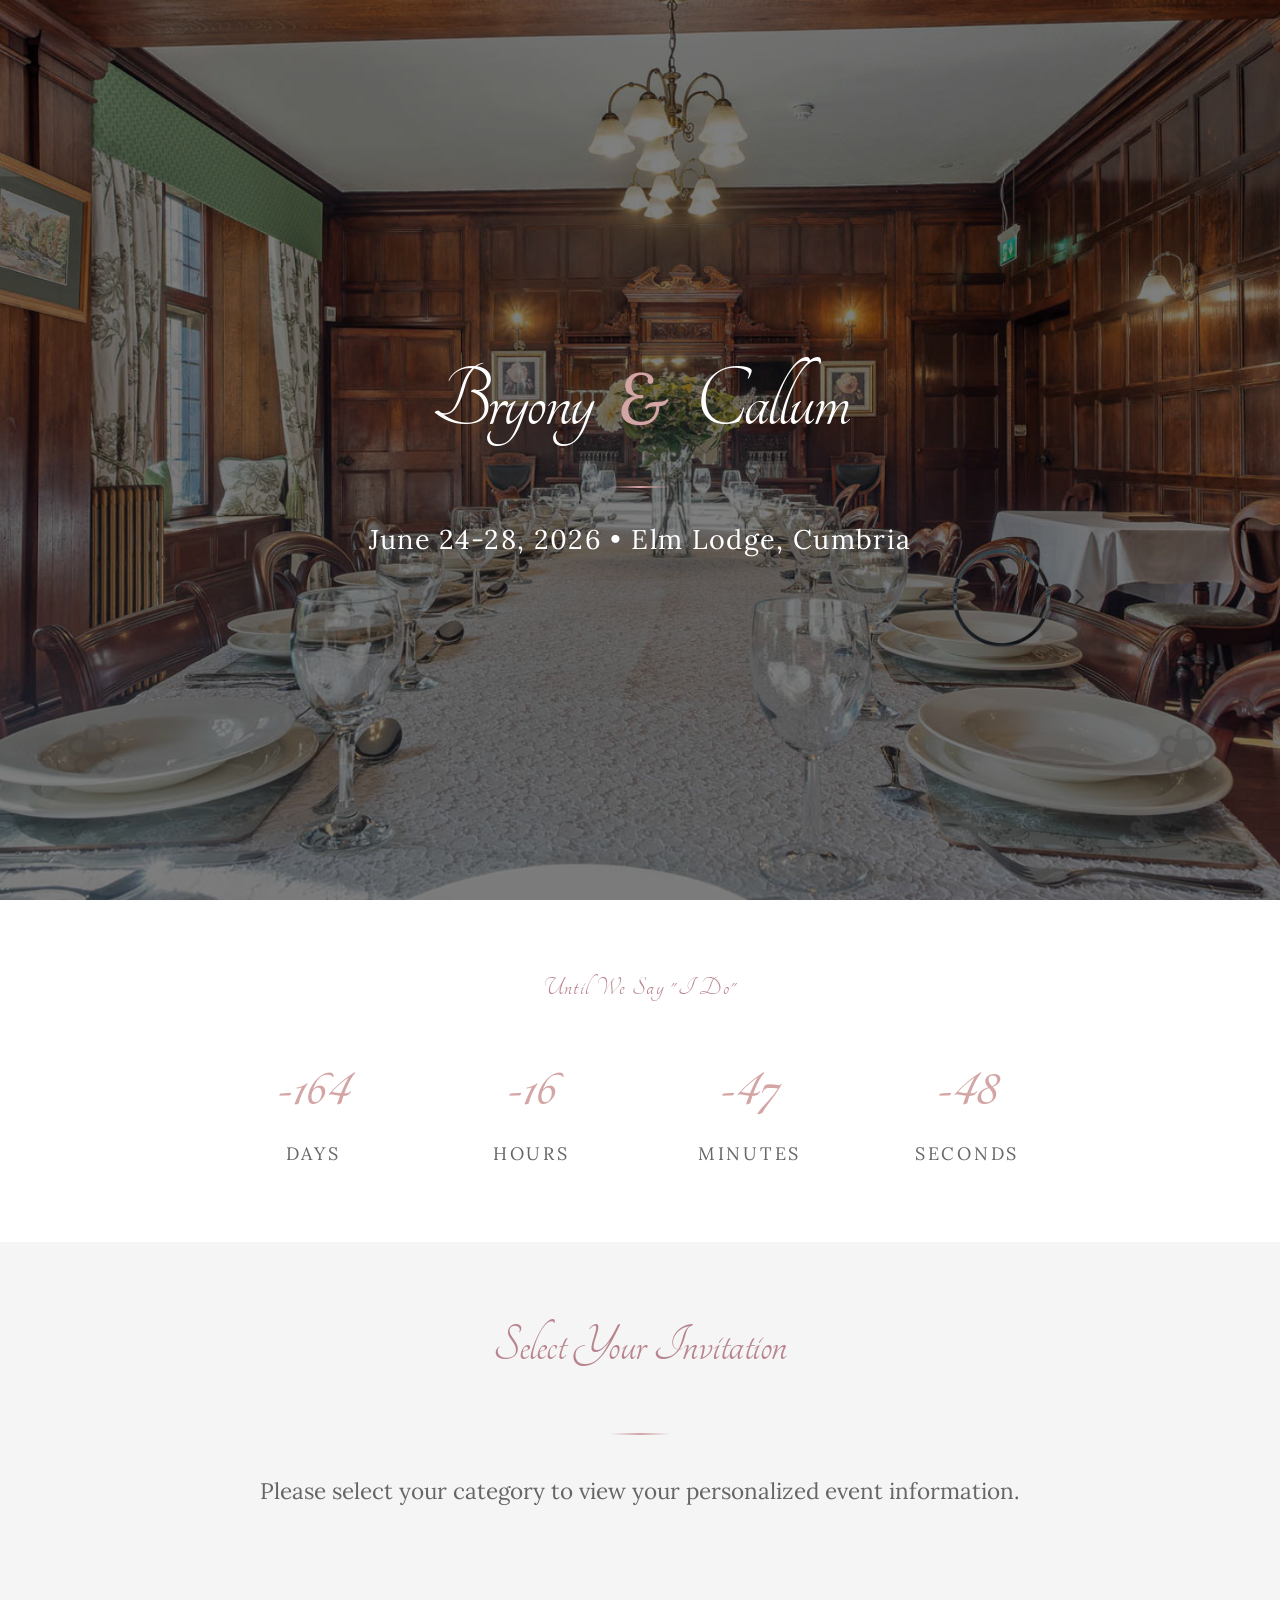
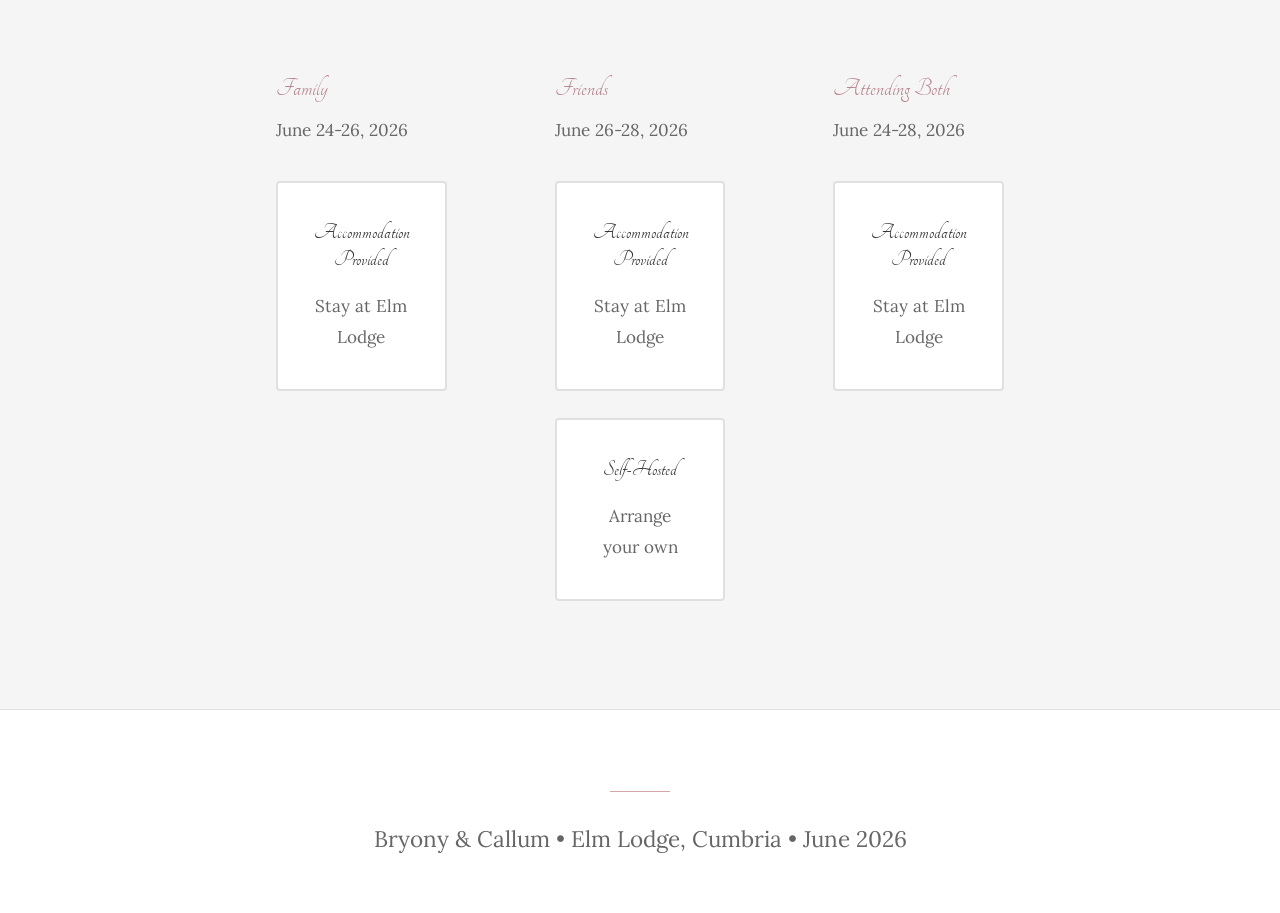
<file: index.html>
<!DOCTYPE html>
<html lang="en">
<head>
  <meta charset="UTF-8">
  <meta name="viewport" content="width=device-width, initial-scale=1.0">
  <meta name="description" content="Join us as Bryony and Callum celebrate their wedding at Elm Lodge, Cumbria">
  <title>Bryony & Callum - Wedding</title>
  <link rel="stylesheet" href="styles/main.css">
</head>
<body>

<!-- Header with background image -->
<header class="header" style="background-image: url('assets/images/DiningRoom.png');">
  <div class="header__decoration header__decoration--top-left">✤</div>
  <div class="header__decoration header__decoration--top-right">✤</div>
  <div class="header__decoration header__decoration--bottom-left">❀</div>
  <div class="header__decoration header__decoration--bottom-right">❀</div>

  <div class="header__content">
    <div class="header__names">
      <h1 class="header__name header__name--first">Bryony</h1>
      <div class="header__ampersand">&</div>
      <h1 class="header__name header__name--second">Callum</h1>
    </div>
    <div class="header__divider"></div>
    <p class="header__date">June 24-28, 2026 • Elm Lodge, Cumbria</p>
  </div>
</header>

<!-- Countdown Section -->
<section class="countdown">
  <div class="countdown__container">
    <h2 class="countdown__title">Until We Say "I Do"</h2>
    <div class="countdown__grid">
      <div class="countdown__item">
        <span class="countdown__value" data-countdown="days">313</span>
        <span class="countdown__label">Days</span>
      </div>
      <div class="countdown__item">
        <span class="countdown__value" data-countdown="hours">16</span>
        <span class="countdown__label">Hours</span>
      </div>
      <div class="countdown__item">
        <span class="countdown__value" data-countdown="minutes">33</span>
        <span class="countdown__label">Minutes</span>
      </div>
      <div class="countdown__item">
        <span class="countdown__value" data-countdown="seconds">04</span>
        <span class="countdown__label">Seconds</span>
      </div>
    </div>
  </div>
</section>

<!-- Selection Section -->
<section class="section">
  <div class="section__container">
    <h2 class="section__title">Select Your Invitation</h2>
    <div class="section__divider"></div>

    <div class="section__content">
      <p style="text-align: center; margin-bottom: var(--spacing-xl); color: var(--color-text-secondary);">Please select your category to view your personalized event information.</p>

      <div class="selection-grid">
        <!-- Family Options -->
        <div class="selection-category">
          <h3 class="selection-category__title">Family</h3>
          <p class="selection-category__description">June 24-26, 2026</p>

          <div class="selection-options">
            <a href="family_provided.html" class="selection-card">
              <h4 class="selection-card__title">Accommodation Provided</h4>
              <p class="selection-card__description">Stay at Elm Lodge</p>
            </a>
          </div>
        </div>

        <!-- Friends Options -->
        <div class="selection-category">
          <h3 class="selection-category__title">Friends</h3>
          <p class="selection-category__description">June 26-28, 2026</p>

          <div class="selection-options">
            <a href="friends_provided.html" class="selection-card">
              <h4 class="selection-card__title">Accommodation Provided</h4>
              <p class="selection-card__description">Stay at Elm Lodge</p>
            </a>

            <a href="friends_self_hosted.html" class="selection-card">
              <h4 class="selection-card__title">Self-Hosted</h4>
              <p class="selection-card__description">Arrange your own</p>
            </a>
          </div>
        </div>

        <!-- Both Options -->
        <div class="selection-category">
          <h3 class="selection-category__title">Attending Both</h3>
          <p class="selection-category__description">June 24-28, 2026</p>

          <div class="selection-options">
            <a href="both_provided.html" class="selection-card">
              <h4 class="selection-card__title">Accommodation Provided</h4>
              <p class="selection-card__description">Stay at Elm Lodge</p>
            </a>
          </div>
        </div>
      </div>
    </div>
  </div>
</section>

<footer class="footer">
  <div class="footer__divider"></div>
  <p class="footer__text">Bryony & Callum • Elm Lodge, Cumbria • June 2026</p>
</footer>

<!-- Countdown Timer Script -->
<script src="js/countdown.js"></script>

<!-- Scroll Animation Script -->
<script src="js/scroll-animations.js"></script>

</body>
</html>
</file>
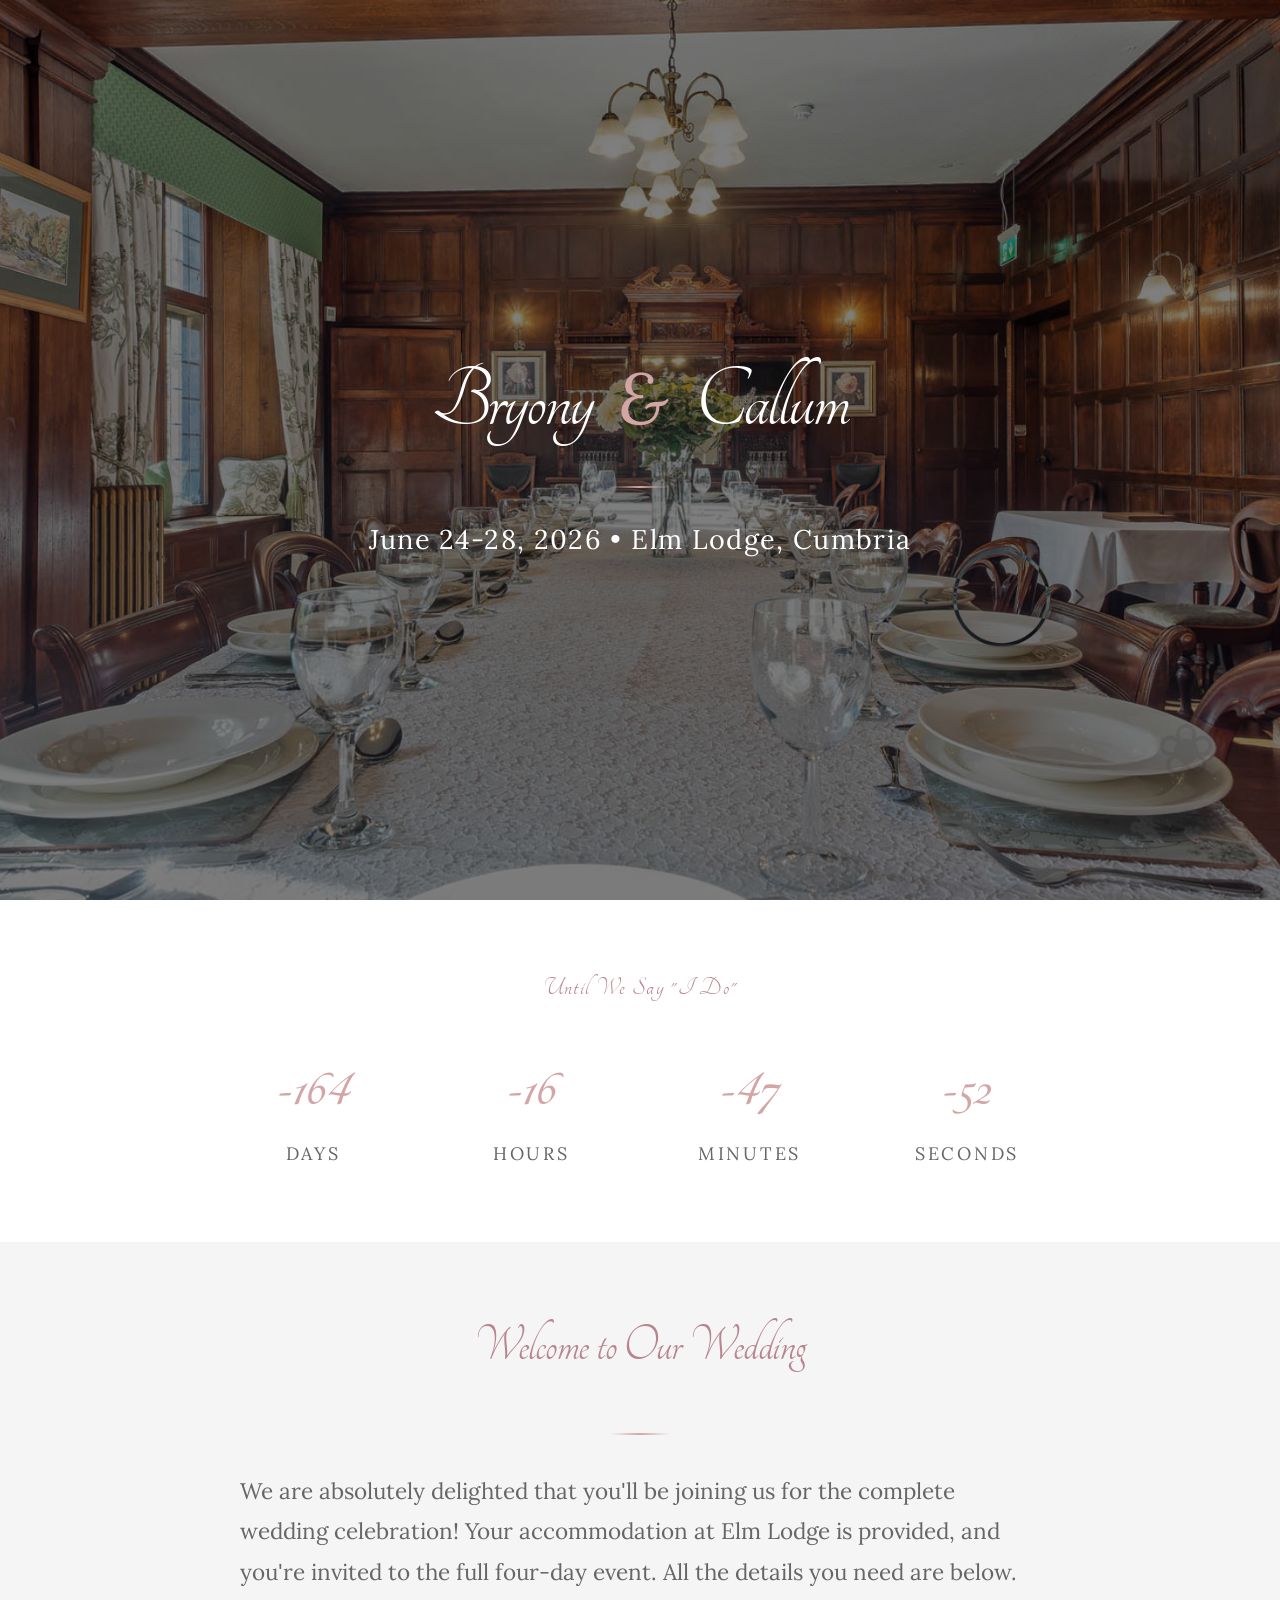
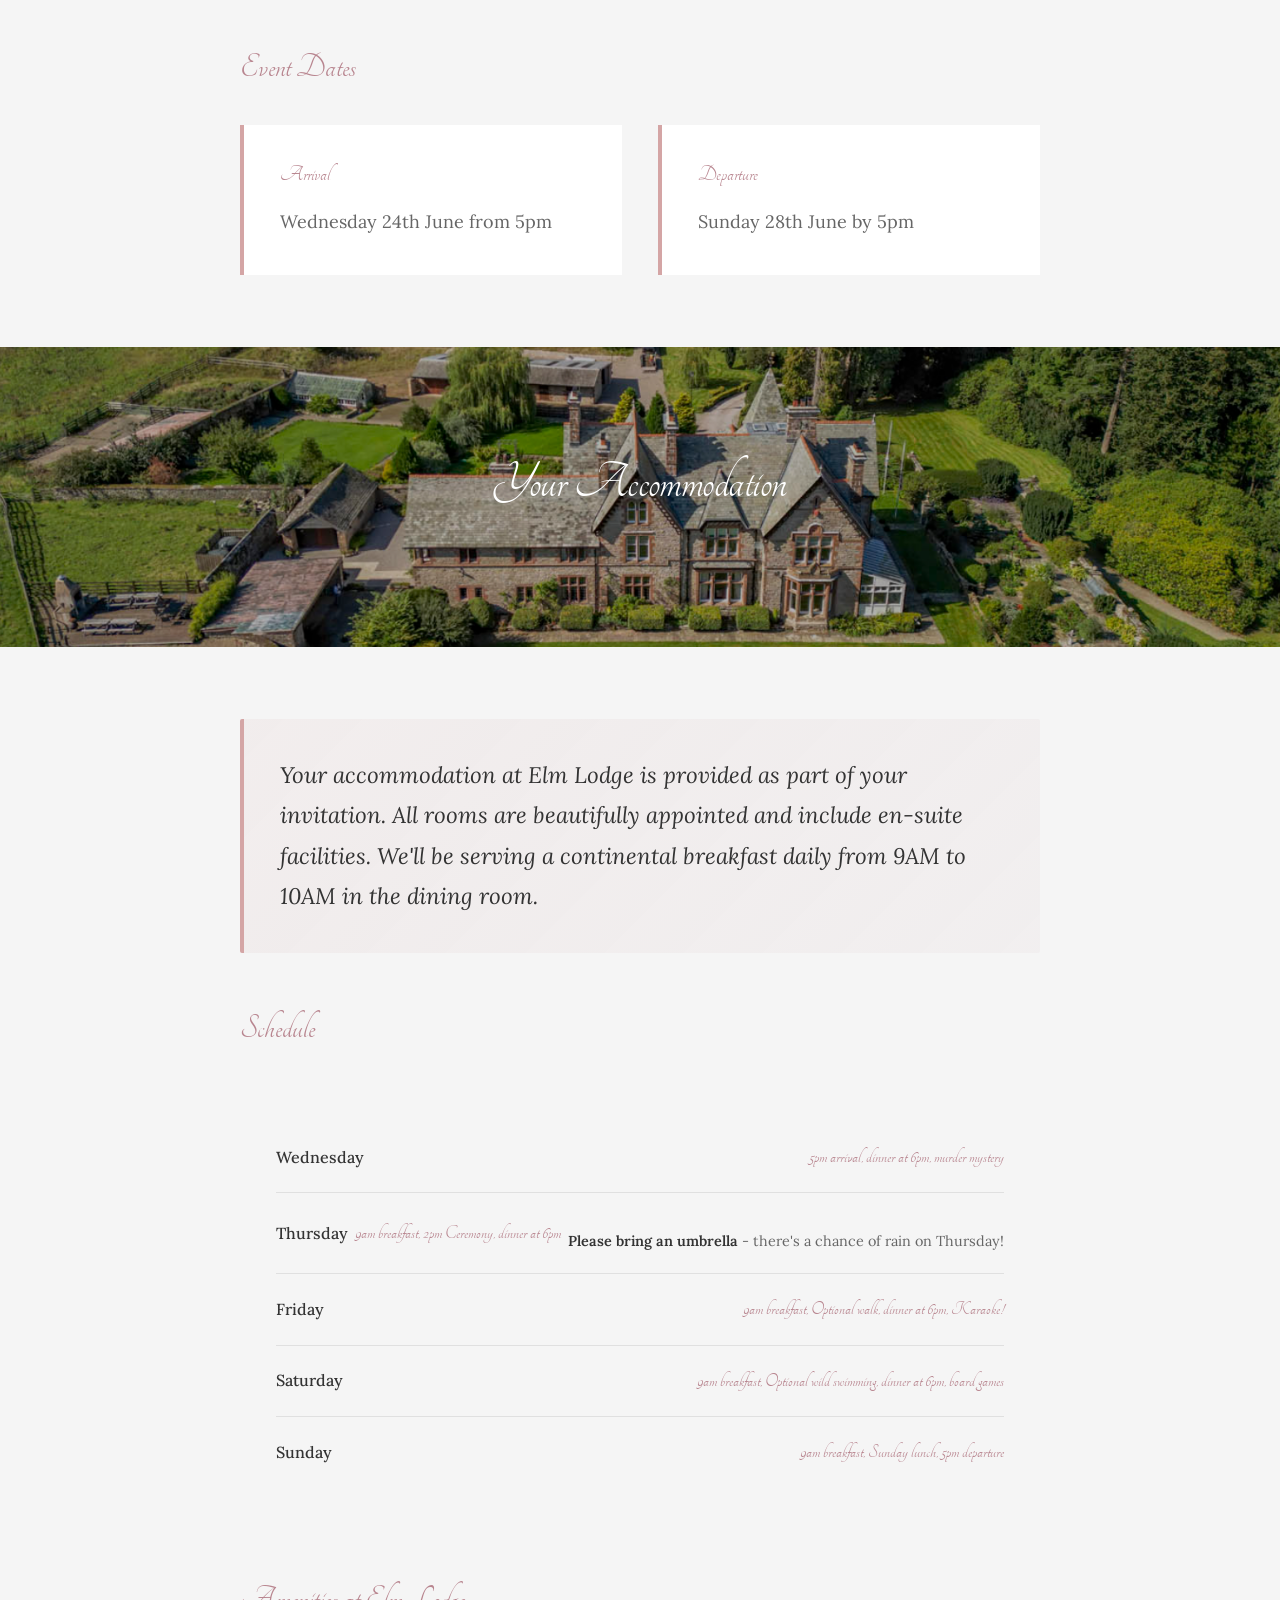
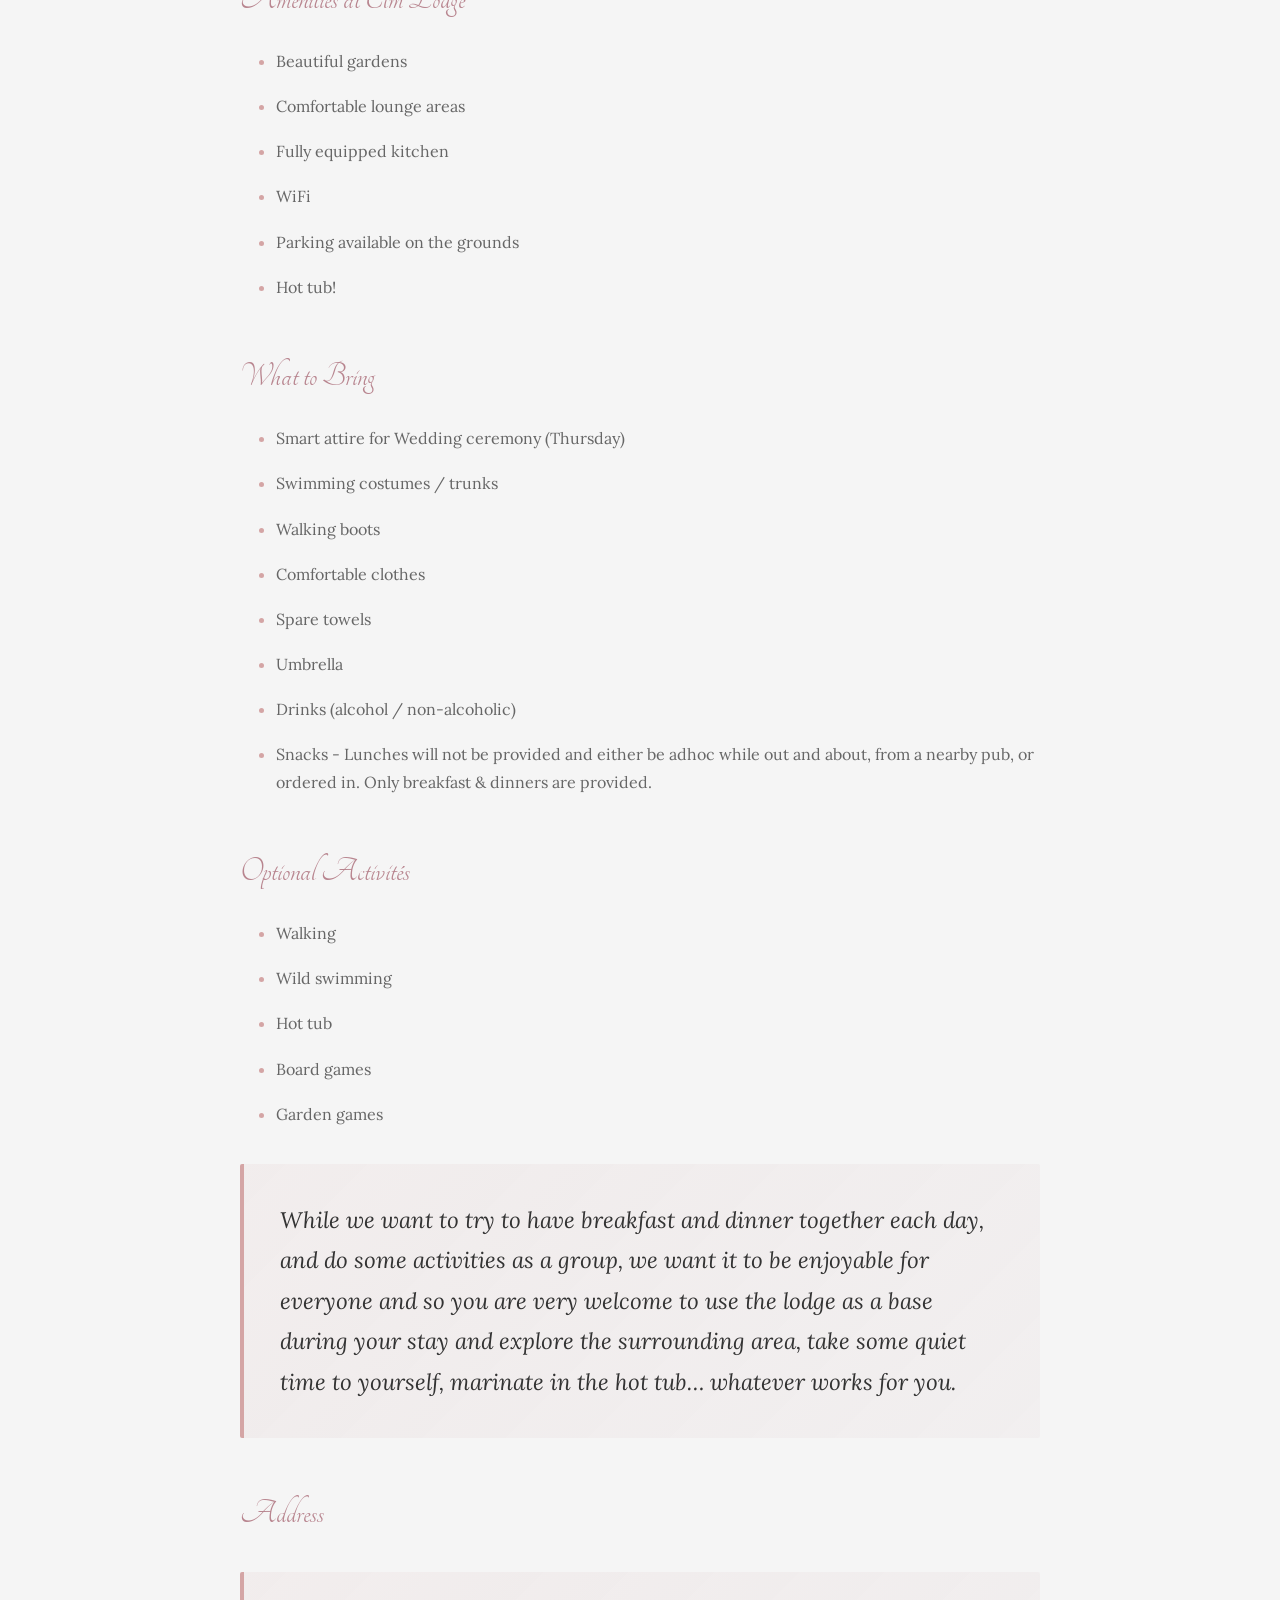
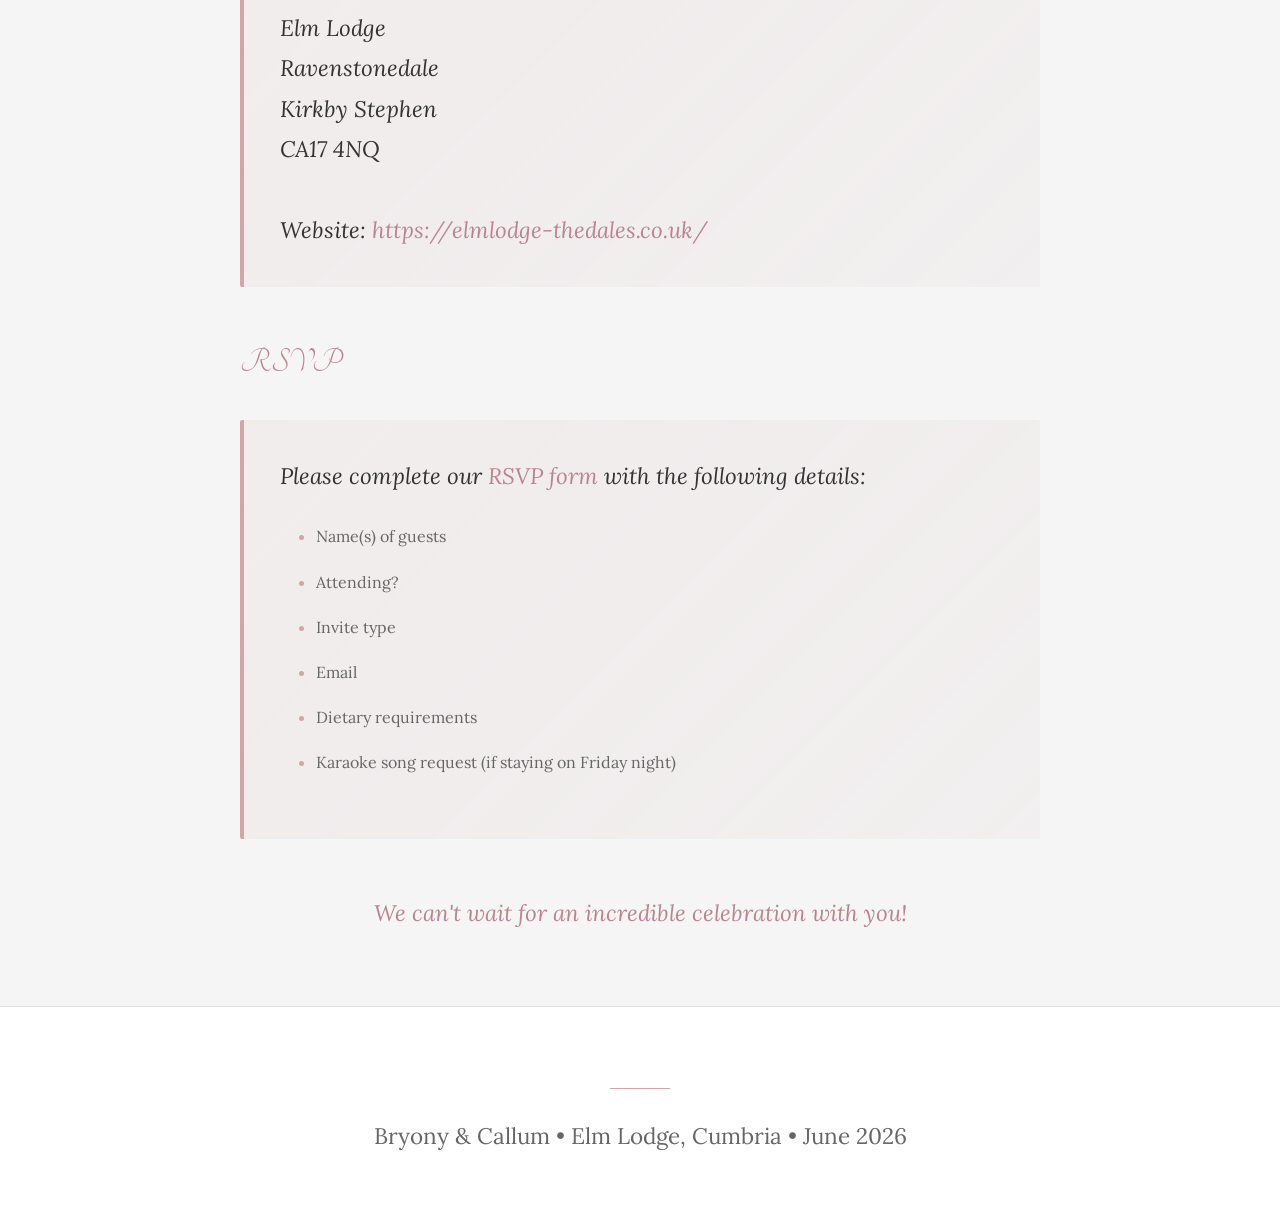
<file: both_provided.html>
<!DOCTYPE html>
<html lang="en">
<head>
  <meta charset="UTF-8">
  <meta name="viewport" content="width=device-width, initial-scale=1.0">
  <meta name="description" content="Join us as Bryony and Callum celebrate their wedding at Elm Lodge, Cumbria">
  <title>Bryony & Callum - Wedding</title>
  <link rel="stylesheet" href="styles/main.css">
</head>
<body>

<!-- Header with background image -->
<header class="header" style="background-image: url('assets/images/DiningRoom.png');">
  <div class="header__decoration header__decoration--top-left">✤</div>
  <div class="header__decoration header__decoration--top-right">✤</div>
  <div class="header__decoration header__decoration--bottom-left">❀</div>
  <div class="header__decoration header__decoration--bottom-right">❀</div>

  <div class="header__content">
    <div class="header__names">
      <h1 class="header__name header__name--first">Bryony</h1>
      <div class="header__ampersand">&</div>
      <h1 class="header__name header__name--second">Callum</h1>
    </div>
    <div class="header__divider"></div>
    <p class="header__date">June 24-28, 2026 • Elm Lodge, Cumbria</p>
  </div>
</header>

<!-- Countdown Section -->
<section class="countdown">
  <div class="countdown__container">
    <h2 class="countdown__title">Until We Say "I Do"</h2>
    <div class="countdown__grid">
      <div class="countdown__item">
        <span class="countdown__value" data-countdown="days">313</span>
        <span class="countdown__label">Days</span>
      </div>
      <div class="countdown__item">
        <span class="countdown__value" data-countdown="hours">16</span>
        <span class="countdown__label">Hours</span>
      </div>
      <div class="countdown__item">
        <span class="countdown__value" data-countdown="minutes">33</span>
        <span class="countdown__label">Minutes</span>
      </div>
      <div class="countdown__item">
        <span class="countdown__value" data-countdown="seconds">04</span>
        <span class="countdown__label">Seconds</span>
      </div>
    </div>
  </div>
</section>

<!-- Both Attendees Content - Provided Accommodation -->
<section class="section">
  <div class="section__container">
    <h2 class="section__title">Welcome to Our Wedding</h2>
    <div class="section__divider"></div>

    <div class="section__content">
      <p>We are absolutely delighted that you'll be joining us for the complete wedding celebration! Your accommodation at Elm Lodge is provided, and you're invited to the full four-day event. All the details you need are below.</p>

      <h3>Event Dates</h3>
      <div class="info-grid">
        <div class="info-card">
          <h4 class="info-card__title">Arrival</h4>
          <p class="info-card__content">Wednesday 24th June from 5pm</p>
        </div>
        <div class="info-card">
          <h4 class="info-card__title">Departure</h4>
          <p class="info-card__content">Sunday 28th June by 5pm</p>
        </div>
      </div>

      <div class="page-break" style="background-image: url('assets/images/HouseArial.png');">
        <h2 class="page-break__title">Your Accommodation</h2>
      </div>

      <div class="section__container">
      <div class="highlight">
        <p class="highlight__text">Your accommodation at Elm Lodge is provided as part of your invitation. All rooms are beautifully appointed and include en-suite facilities. We'll be serving a continental breakfast daily from 9AM to 10AM in the dining room.</p>
      </div>

      <h3>Schedule</h3>
      <div class="details">
        <div class="details__item">
          <span class="details__label">Wednesday</span>
          <span class="details__value">5pm arrival, dinner at 6pm, murder mystery</span>
        </div>
        <div class="details__item">
          <span class="details__label">Thursday</span>
          <span class="details__value">9am breakfast, 2pm Ceremony, dinner at 6pm</span>
          <p style="font-size: 0.9em; color: var(--color-text-secondary); margin-top: var(--spacing-sm);"><strong>Please bring an umbrella</strong> - there's a chance of rain on Thursday!</p>
        </div>
        <div class="details__item">
          <span class="details__label">Friday</span>
          <span class="details__value">9am breakfast, Optional walk, dinner at 6pm, Karaoke!</span>
        </div>
        <div class="details__item">
          <span class="details__label">Saturday</span>
          <span class="details__value">9am breakfast, Optional wild swimming, dinner at 6pm, board games</span>
        </div>
        <div class="details__item">
          <span class="details__label">Sunday</span>
          <span class="details__value">9am breakfast, Sunday lunch, 5pm departure</span>
        </div>
      </div>

      <h3>Amenities at Elm Lodge</h3>
      <ul>
        <li>Beautiful gardens</li>
        <li>Comfortable lounge areas</li>
        <li>Fully equipped kitchen</li>
        <li>WiFi</li>
        <li>Parking available on the grounds</li>
        <li>Hot tub!</li>
      </ul>

      <h3>What to Bring</h3>
      <ul>
        <li>Smart attire for Wedding ceremony (Thursday)</li>
        <li>Swimming costumes / trunks</li>
        <li>Walking boots</li>
        <li>Comfortable clothes</li>
        <li>Spare towels</li>
        <li>Umbrella</li>
        <li>Drinks (alcohol / non-alcoholic)</li>
        <li>Snacks - Lunches will not be provided and either be adhoc while out and about, from a nearby pub, or ordered in. Only breakfast & dinners are provided.</li>
      </ul>

      <h3>Optional Activités</h3>
      <ul>
        <li>Walking</li>
        <li>Wild swimming</li>
        <li>Hot tub</li>
        <li>Board games</li>
        <li>Garden games</li>
      </ul>

      <div class="highlight">
        <p class="highlight__text">While we want to try to have breakfast and dinner together each day, and do some activities as a group, we want it to be enjoyable for everyone and so you are very welcome to use the lodge as a base during your stay and explore the surrounding area, take some quiet time to yourself, marinate in the hot tub… whatever works for you.</p>
      </div>

      <h3>Address</h3>
      <div class="highlight">
        <p class="highlight__text">Elm Lodge<br>Ravenstonedale<br>Kirkby Stephen<br>CA17 4NQ<br><br>Website: <a href="https://elmlodge-thedales.co.uk/" style="color: var(--color-accent-dark);">https://elmlodge-thedales.co.uk/</a></p>
      </div>

      <h3>RSVP</h3>
      <div class="highlight">
        <p class="highlight__text">Please complete our <a href="https://forms.gle/MV1AhDxhLMWbU8p48" style="color: var(--color-accent-dark);">RSVP form</a> with the following details:</p>
        <ul style="margin-top: var(--spacing-md);">
          <li>Name(s) of guests</li>
          <li>Attending?</li>
          <li>Invite type</li>
          <li>Email</li>
          <li>Dietary requirements</li>
          <li>Karaoke song request (if staying on Friday night)</li>
        </ul>
      </div>

      <p style="text-align: center; margin-top: var(--spacing-xl); color: var(--color-accent-dark); font-style: italic;">We can't wait for an incredible celebration with you!</p>
    </div>
  </div>
</section>

<footer class="footer">
  <div class="footer__divider"></div>
  <p class="footer__text">Bryony & Callum • Elm Lodge, Cumbria • June 2026</p>
</footer>

<!-- Countdown Timer Script -->
<script src="js/countdown.js"></script>

<!-- Scroll Animation Script -->
<script src="js/scroll-animations.js"></script>

</body>
</html>
</file>
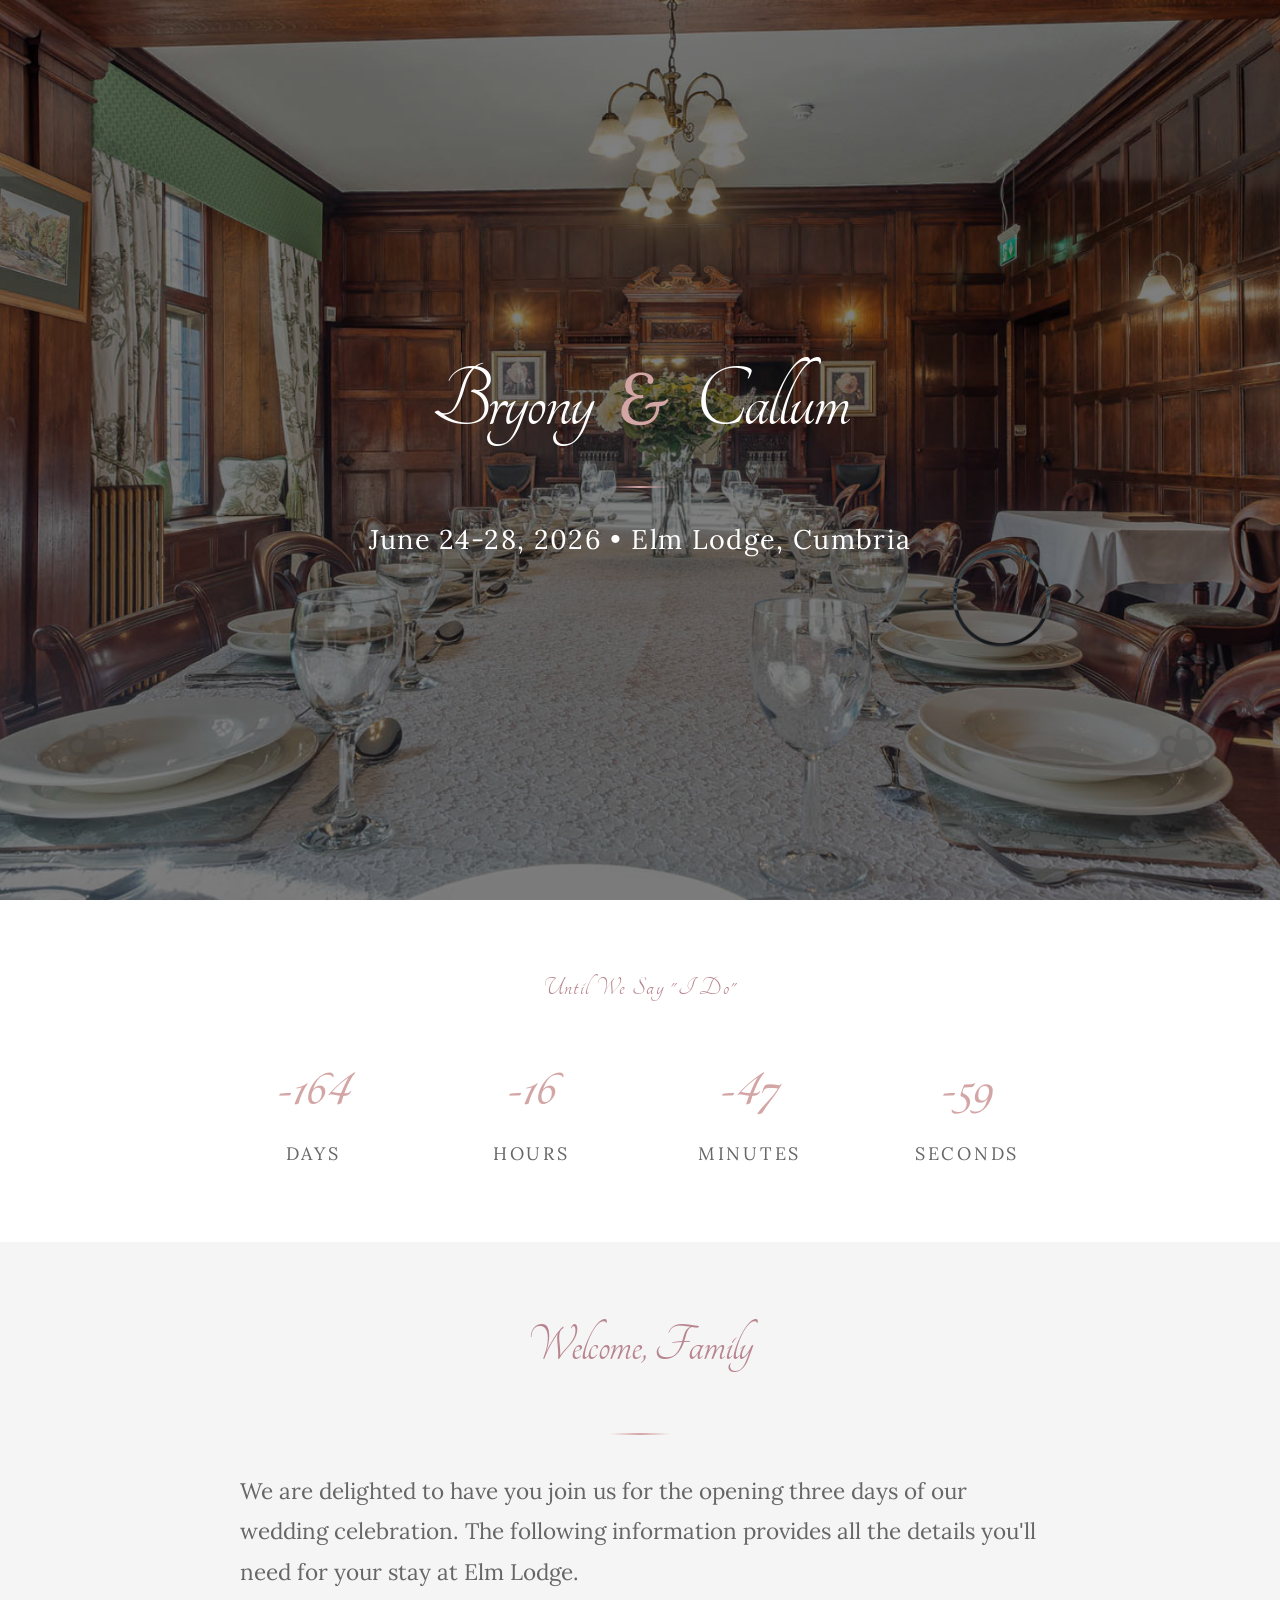
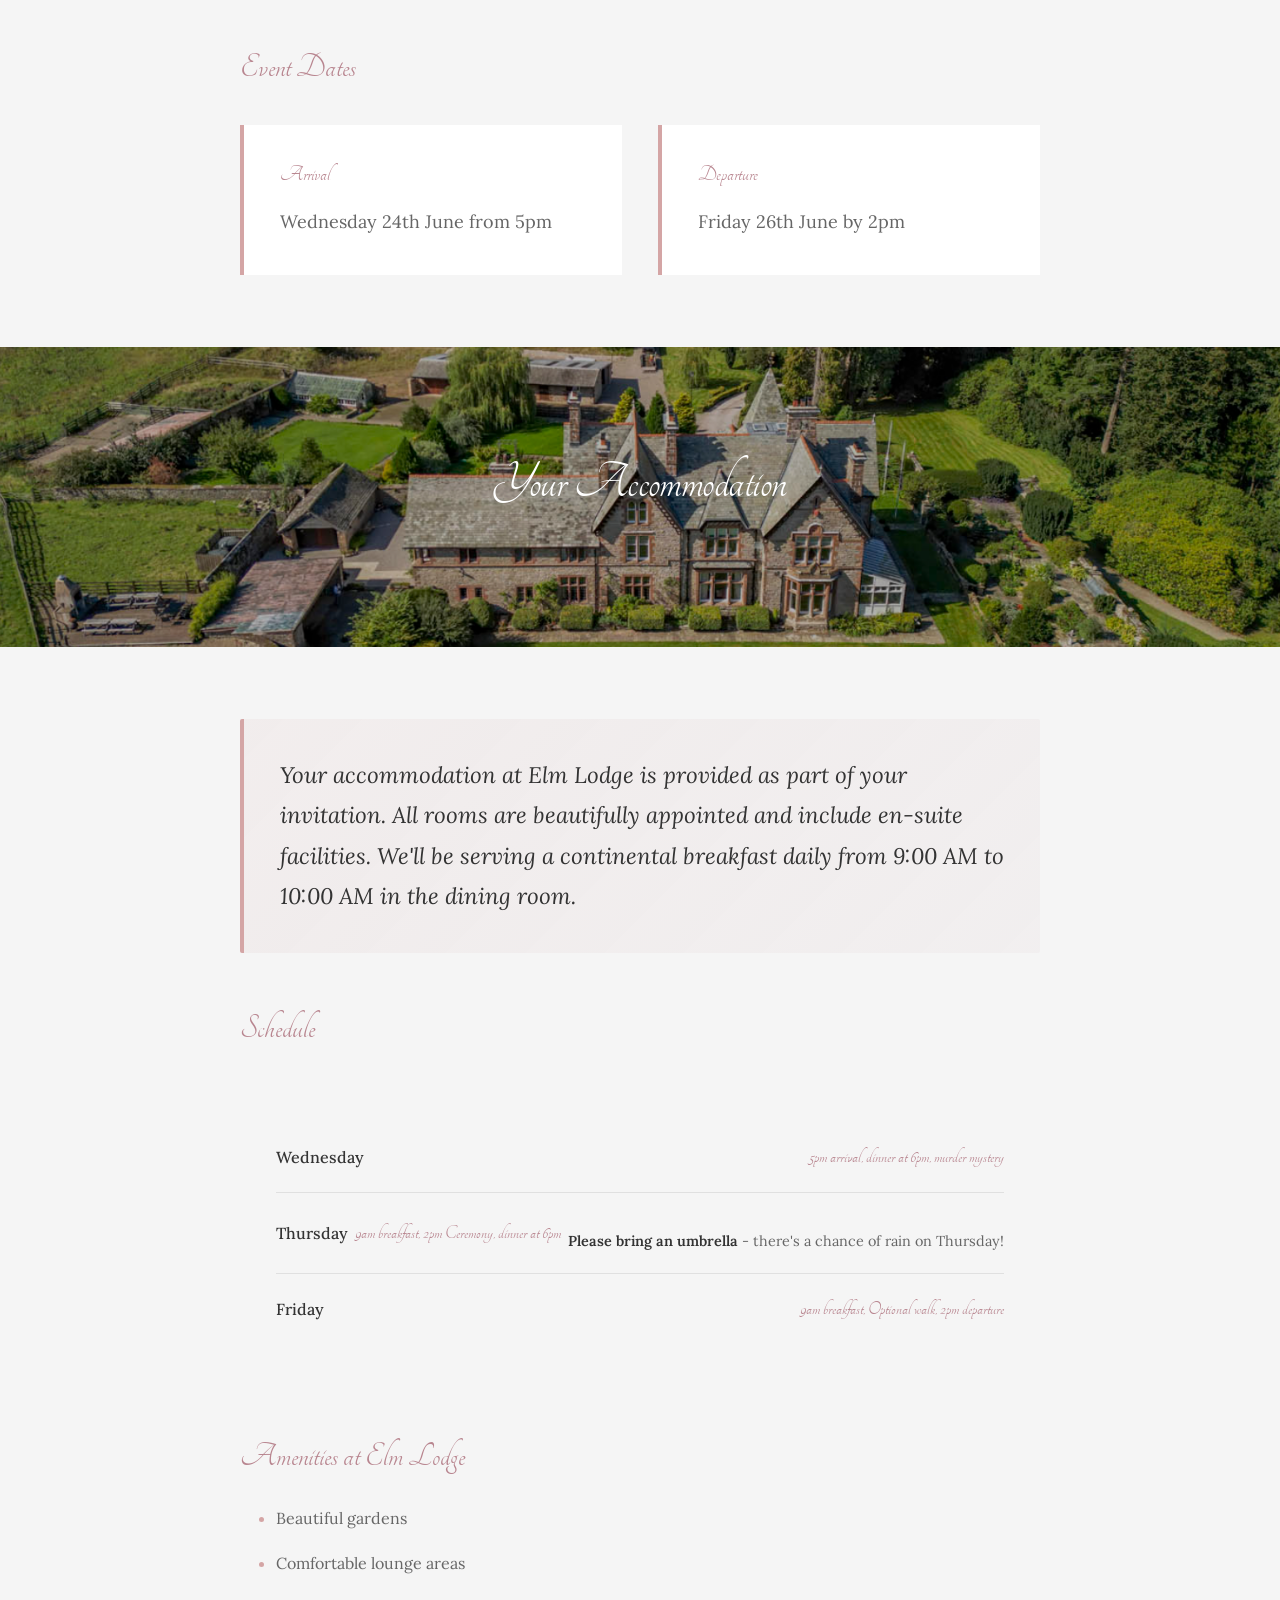
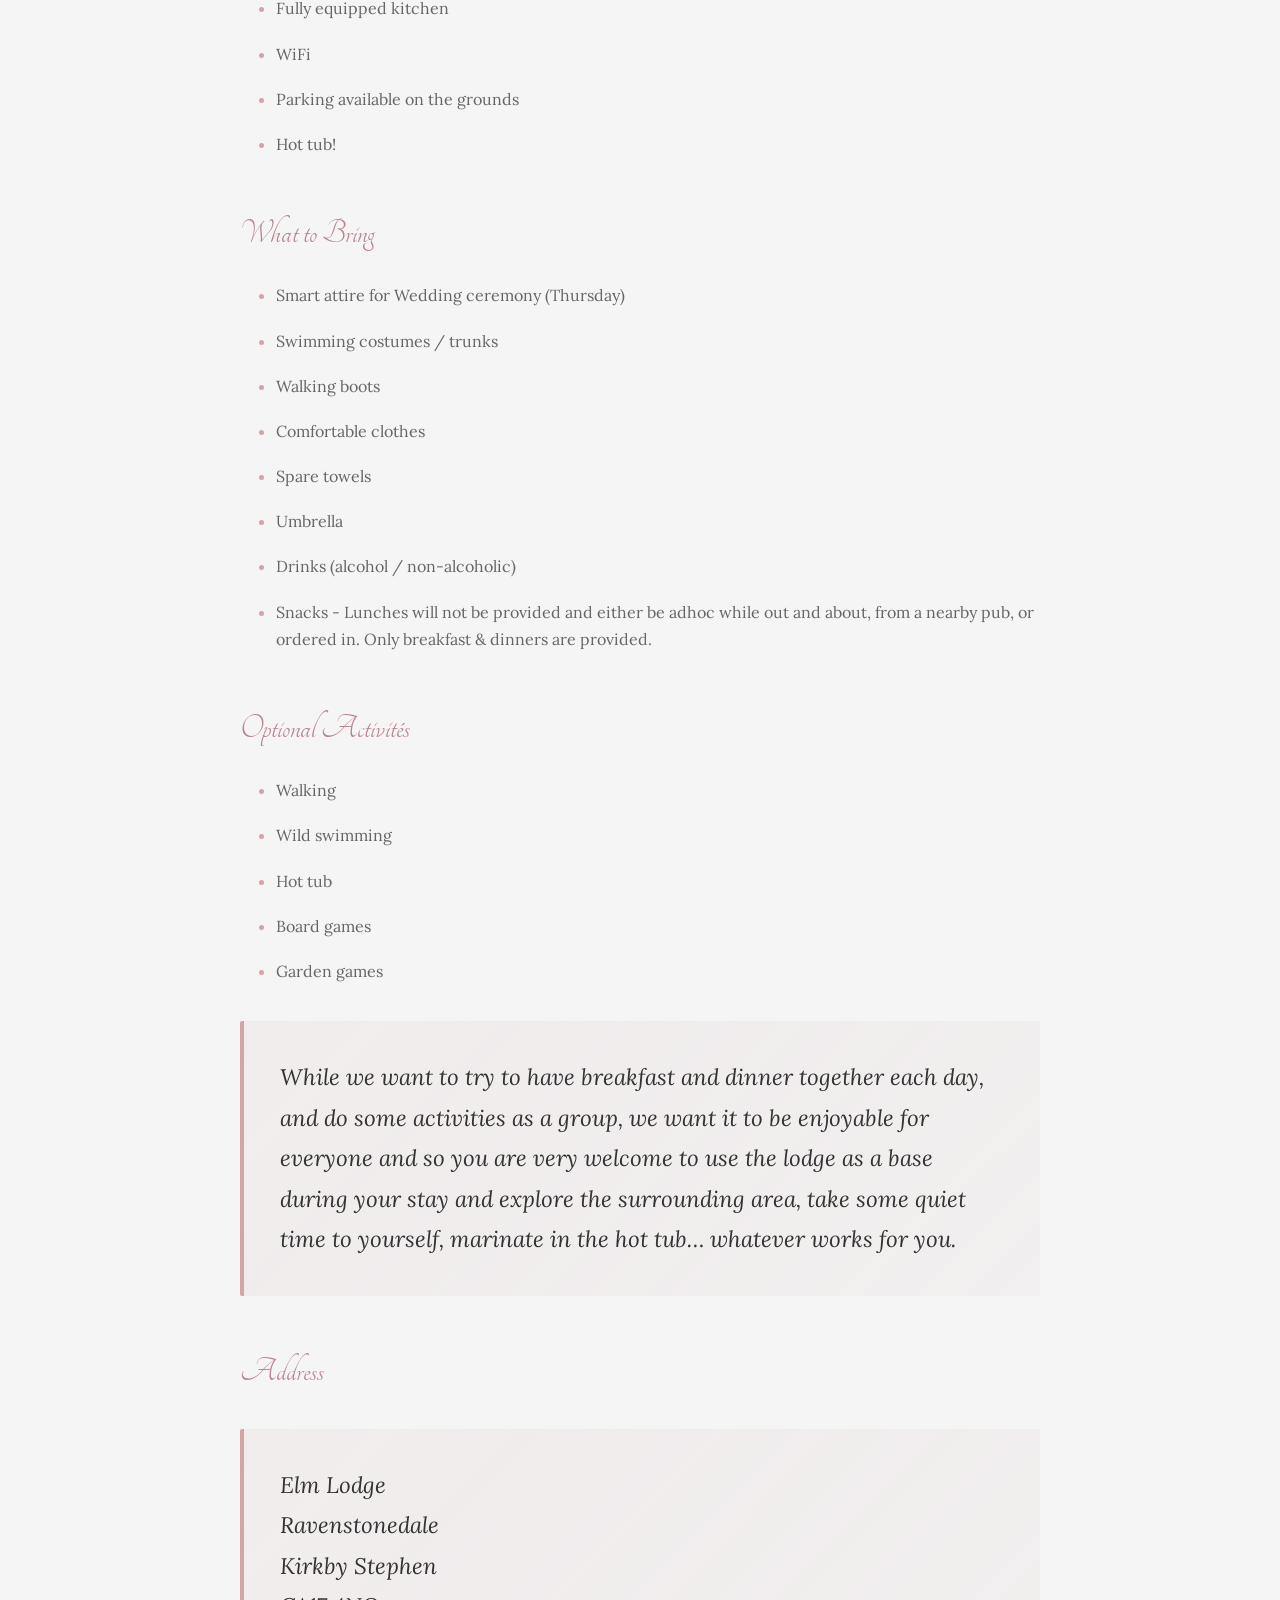
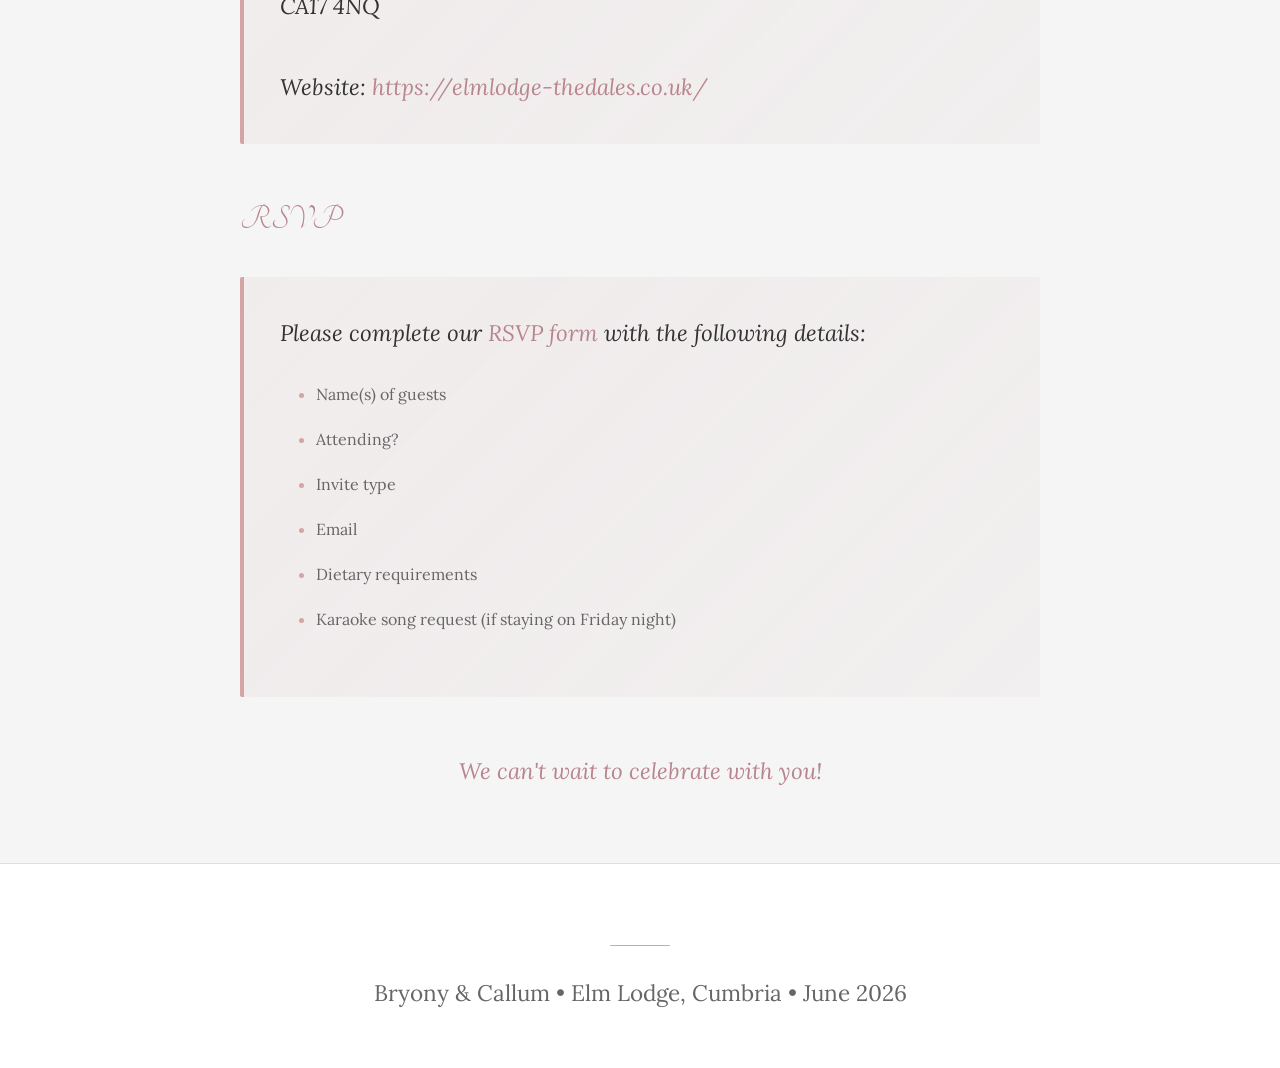
<file: family_provided.html>
<!DOCTYPE html>
<html lang="en">
<head>
  <meta charset="UTF-8">
  <meta name="viewport" content="width=device-width, initial-scale=1.0">
  <meta name="description" content="Join us as Bryony and Callum celebrate their wedding at Elm Lodge, Cumbria">
  <title>Bryony & Callum - Wedding</title>
  <link rel="stylesheet" href="styles/main.css">
</head>
<body>

<!-- Header with background image -->
<header class="header" style="background-image: url('assets/images/DiningRoom.png');">
  <div class="header__decoration header__decoration--top-left">✤</div>
  <div class="header__decoration header__decoration--top-right">✤</div>
  <div class="header__decoration header__decoration--bottom-left">❀</div>
  <div class="header__decoration header__decoration--bottom-right">❀</div>

  <div class="header__content">
    <div class="header__names">
      <h1 class="header__name header__name--first">Bryony</h1>
      <div class="header__ampersand">&</div>
      <h1 class="header__name header__name--second">Callum</h1>
    </div>
    <div class="header__divider"></div>
    <p class="header__date">June 24-28, 2026 • Elm Lodge, Cumbria</p>
  </div>
</header>

<!-- Countdown Section -->
<section class="countdown">
  <div class="countdown__container">
    <h2 class="countdown__title">Until We Say "I Do"</h2>
    <div class="countdown__grid">
      <div class="countdown__item">
        <span class="countdown__value" data-countdown="days">313</span>
        <span class="countdown__label">Days</span>
      </div>
      <div class="countdown__item">
        <span class="countdown__value" data-countdown="hours">16</span>
        <span class="countdown__label">Hours</span>
      </div>
      <div class="countdown__item">
        <span class="countdown__value" data-countdown="minutes">33</span>
        <span class="countdown__label">Minutes</span>
      </div>
      <div class="countdown__item">
        <span class="countdown__value" data-countdown="seconds">04</span>
        <span class="countdown__label">Seconds</span>
      </div>
    </div>
  </div>
</section>

<!-- Family Specific Content - Provided Accommodation -->
<section class="section">
  <div class="section__container">
    <h2 class="section__title">Welcome, Family</h2>
    <div class="section__divider"></div>

    <div class="section__content">
      <p>We are delighted to have you join us for the opening three days of our wedding celebration. The following information provides all the details you'll need for your stay at Elm Lodge.</p>

      <h3>Event Dates</h3>
      <div class="info-grid">
        <div class="info-card">
          <h4 class="info-card__title">Arrival</h4>
          <p class="info-card__content">Wednesday 24th June from 5pm</p>
        </div>
        <div class="info-card">
          <h4 class="info-card__title">Departure</h4>
          <p class="info-card__content">Friday 26th June by 2pm</p>
        </div>
      </div>

      <div class="page-break" style="background-image: url('assets/images/HouseArial.png');">
        <h2 class="page-break__title">Your Accommodation</h2>
      </div>

      <div class="section__container">
      <div class="highlight">
        <p class="highlight__text">Your accommodation at Elm Lodge is provided as part of your invitation. All rooms are beautifully appointed and include en-suite facilities. We'll be serving a continental breakfast daily from 9:00 AM to 10:00 AM in the dining room.</p>
      </div>

      <h3>Schedule</h3>
      <div class="details">
        <div class="details__item">
          <span class="details__label">Wednesday</span>
          <span class="details__value">5pm arrival, dinner at 6pm, murder mystery</span>
        </div>
        <div class="details__item">
          <span class="details__label">Thursday</span>
          <span class="details__value">9am breakfast, 2pm Ceremony, dinner at 6pm</span>
          <p style="font-size: 0.9em; color: var(--color-text-secondary); margin-top: var(--spacing-sm);"><strong>Please bring an umbrella</strong> - there's a chance of rain on Thursday!</p>
        </div>
        <div class="details__item">
          <span class="details__label">Friday</span>
          <span class="details__value">9am breakfast, Optional walk, 2pm departure</span>
        </div>
      </div>

      <h3>Amenities at Elm Lodge</h3>
      <ul>
        <li>Beautiful gardens</li>
        <li>Comfortable lounge areas</li>
        <li>Fully equipped kitchen</li>
        <li>WiFi</li>
        <li>Parking available on the grounds</li>
        <li>Hot tub!</li>
      </ul>

      <h3>What to Bring</h3>
      <ul>
        <li>Smart attire for Wedding ceremony (Thursday)</li>
        <li>Swimming costumes / trunks</li>
        <li>Walking boots</li>
        <li>Comfortable clothes</li>
        <li>Spare towels</li>
        <li>Umbrella</li>
        <li>Drinks (alcohol / non-alcoholic)</li>
        <li>Snacks - Lunches will not be provided and either be adhoc while out and about, from a nearby pub, or ordered in. Only breakfast & dinners are provided.</li>
      </ul>

      <h3>Optional Activités</h3>
      <ul>
        <li>Walking</li>
        <li>Wild swimming</li>
        <li>Hot tub</li>
        <li>Board games</li>
        <li>Garden games</li>
      </ul>

      <div class="highlight">
        <p class="highlight__text">While we want to try to have breakfast and dinner together each day, and do some activities as a group, we want it to be enjoyable for everyone and so you are very welcome to use the lodge as a base during your stay and explore the surrounding area, take some quiet time to yourself, marinate in the hot tub… whatever works for you.</p>
      </div>

      <h3>Address</h3>
      <div class="highlight">
        <p class="highlight__text">Elm Lodge<br>Ravenstonedale<br>Kirkby Stephen<br>CA17 4NQ<br><br>Website: <a href="https://elmlodge-thedales.co.uk/" style="color: var(--color-accent-dark);">https://elmlodge-thedales.co.uk/</a></p>
      </div>

      <h3>RSVP</h3>
      <div class="highlight">
        <p class="highlight__text">Please complete our <a href="https://forms.gle/MV1AhDxhLMWbU8p48" style="color: var(--color-accent-dark);">RSVP form</a> with the following details:</p>
        <ul style="margin-top: var(--spacing-md);">
          <li>Name(s) of guests</li>
          <li>Attending?</li>
          <li>Invite type</li>
          <li>Email</li>
          <li>Dietary requirements</li>
          <li>Karaoke song request (if staying on Friday night)</li>
        </ul>
      </div>

      <p style="text-align: center; margin-top: var(--spacing-xl); color: var(--color-accent-dark); font-style: italic;">We can't wait to celebrate with you!</p>
    </div>
  </div>
</section>

<footer class="footer">
  <div class="footer__divider"></div>
  <p class="footer__text">Bryony & Callum • Elm Lodge, Cumbria • June 2026</p>
</footer>

<!-- Countdown Timer Script -->
<script src="js/countdown.js"></script>

<!-- Scroll Animation Script -->
<script src="js/scroll-animations.js"></script>

</body>
</html>
</file>
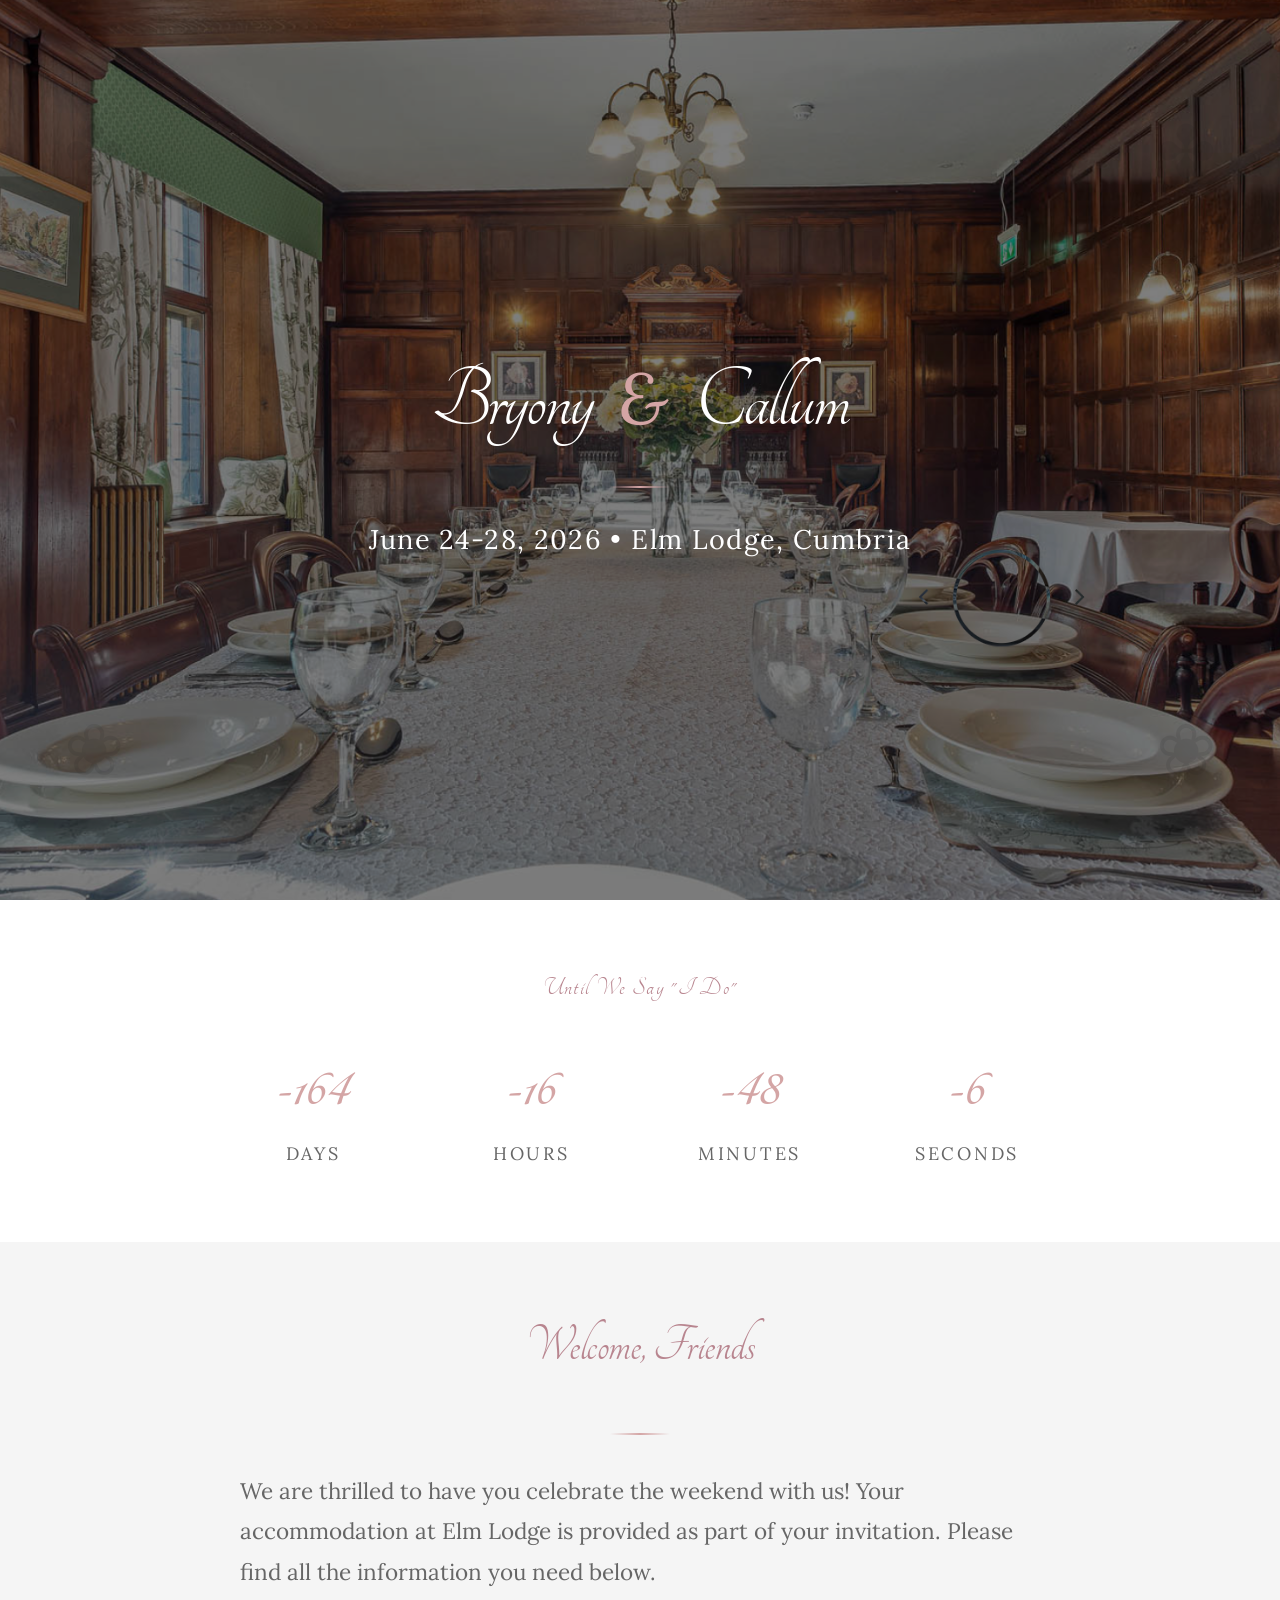
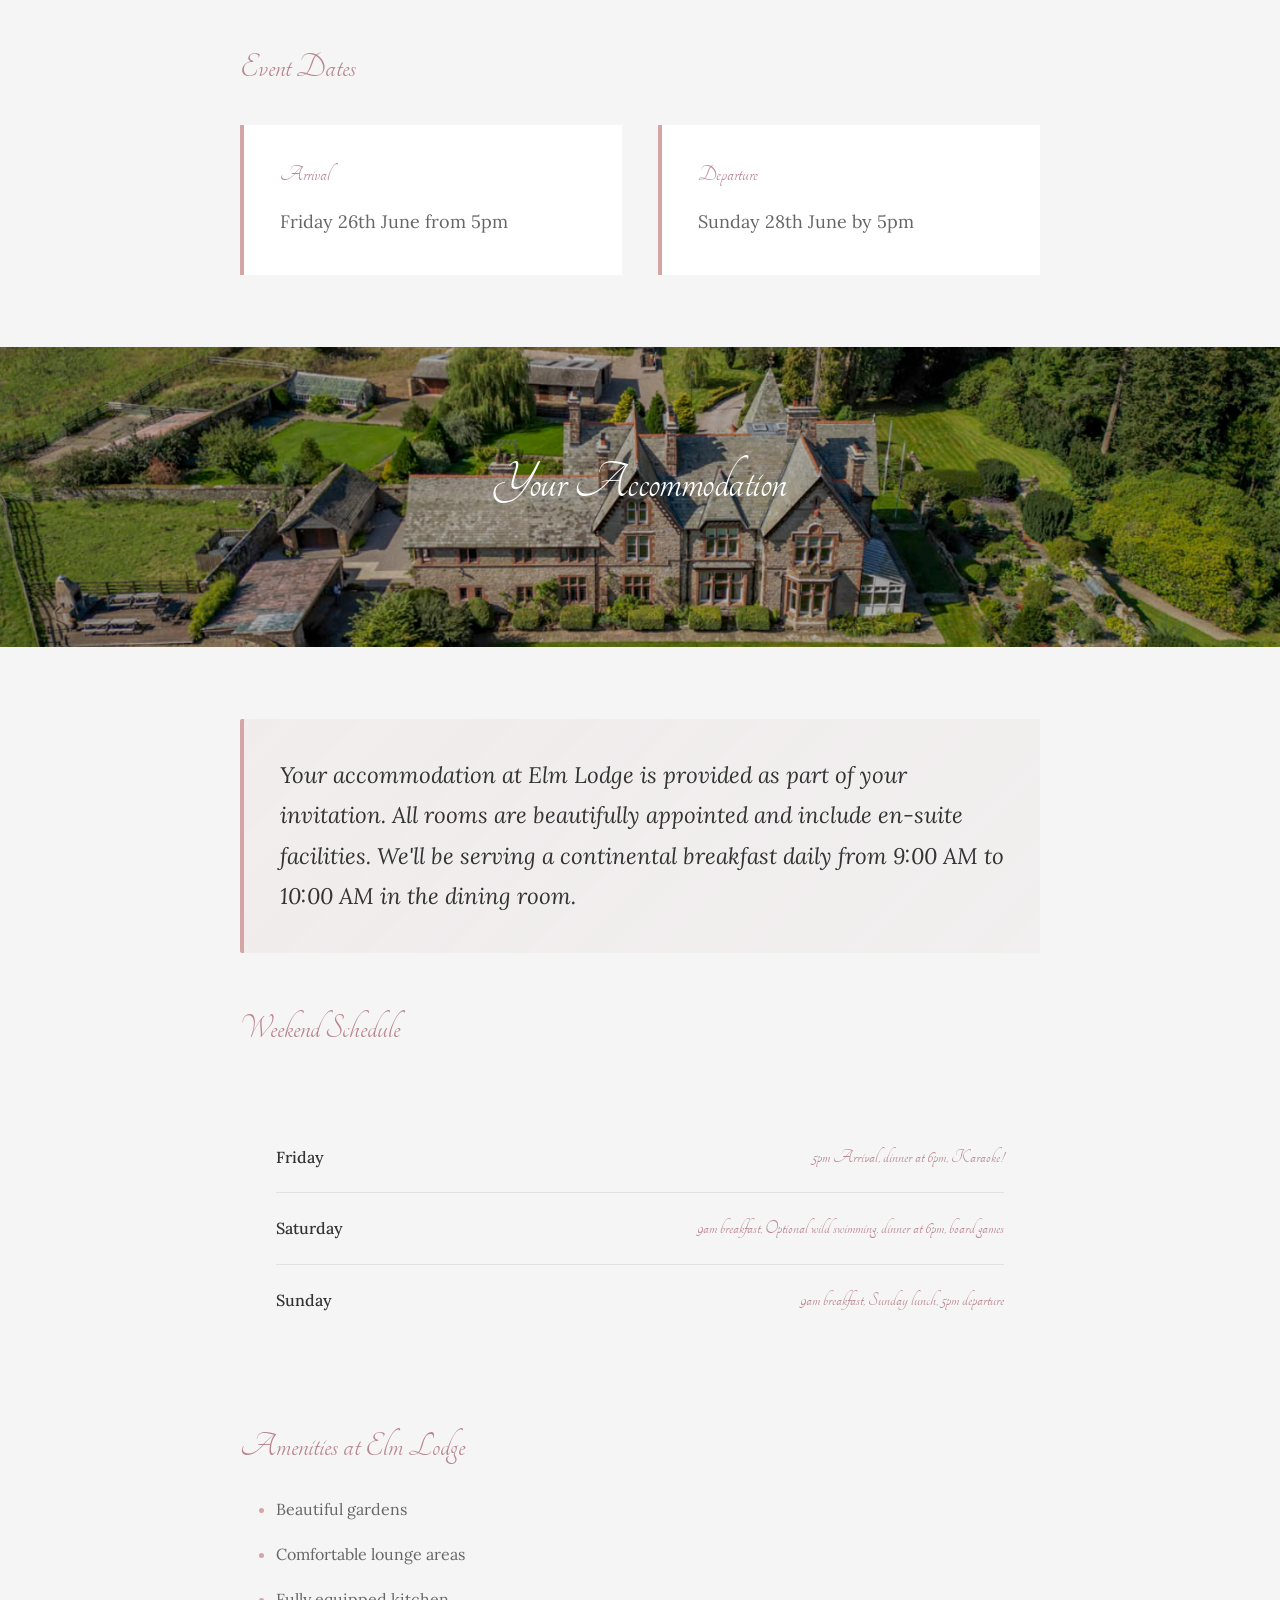
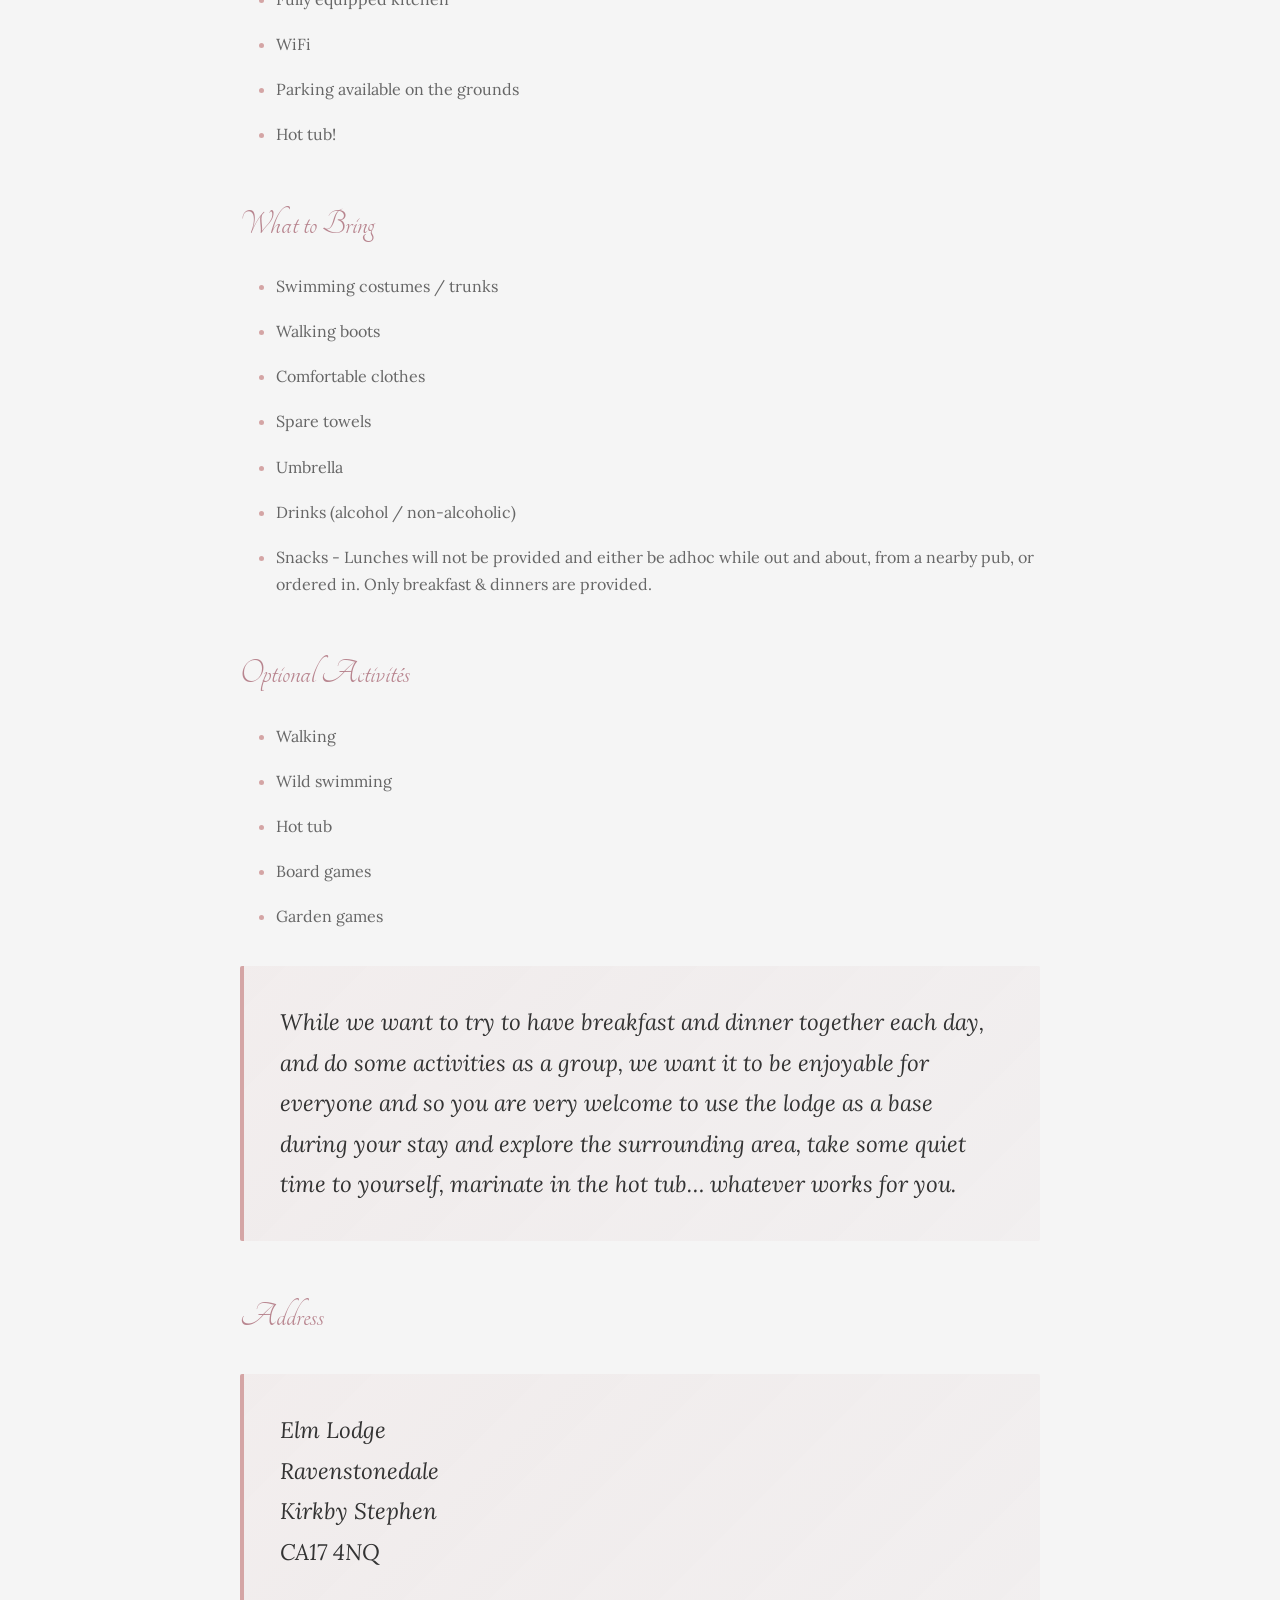
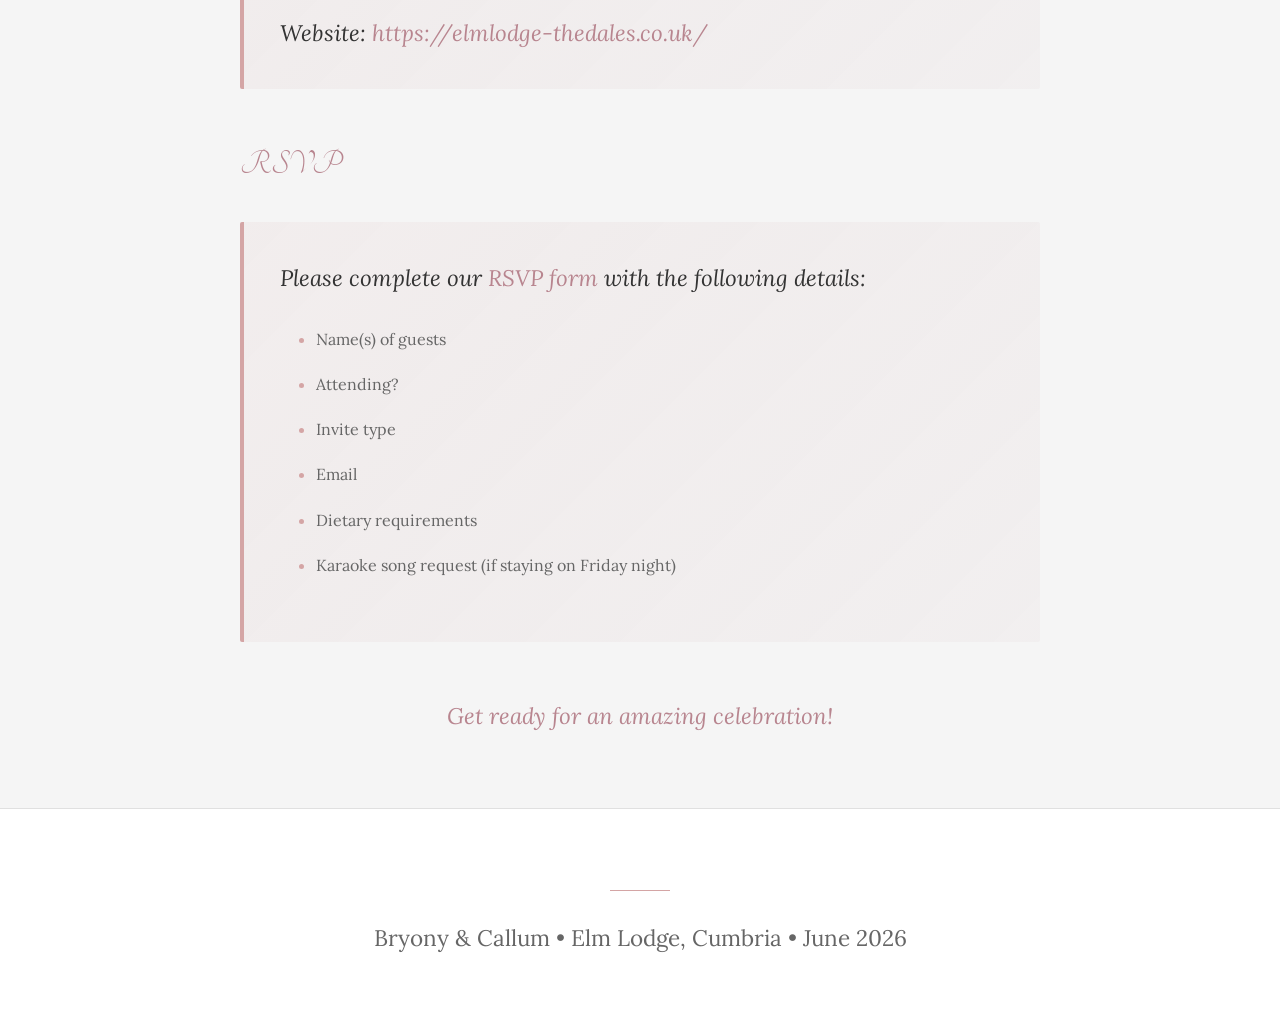
<file: friends_provided.html>
<!DOCTYPE html>
<html lang="en">
<head>
  <meta charset="UTF-8">
  <meta name="viewport" content="width=device-width, initial-scale=1.0">
  <meta name="description" content="Join us as Bryony and Callum celebrate their wedding at Elm Lodge, Cumbria">
  <title>Bryony & Callum - Wedding</title>
  <link rel="stylesheet" href="styles/main.css">
</head>
<body>

<!-- Header with background image -->
<header class="header" style="background-image: url('assets/images/DiningRoom.png');">
  <div class="header__decoration header__decoration--top-left">✤</div>
  <div class="header__decoration header__decoration--top-right">✤</div>
  <div class="header__decoration header__decoration--bottom-left">❀</div>
  <div class="header__decoration header__decoration--bottom-right">❀</div>

  <div class="header__content">
    <div class="header__names">
      <h1 class="header__name header__name--first">Bryony</h1>
      <div class="header__ampersand">&</div>
      <h1 class="header__name header__name--second">Callum</h1>
    </div>
    <div class="header__divider"></div>
    <p class="header__date">June 24-28, 2026 • Elm Lodge, Cumbria</p>
  </div>
</header>

<!-- Countdown Section -->
<section class="countdown">
  <div class="countdown__container">
    <h2 class="countdown__title">Until We Say "I Do"</h2>
    <div class="countdown__grid">
      <div class="countdown__item">
        <span class="countdown__value" data-countdown="days">313</span>
        <span class="countdown__label">Days</span>
      </div>
      <div class="countdown__item">
        <span class="countdown__value" data-countdown="hours">16</span>
        <span class="countdown__label">Hours</span>
      </div>
      <div class="countdown__item">
        <span class="countdown__value" data-countdown="minutes">33</span>
        <span class="countdown__label">Minutes</span>
      </div>
      <div class="countdown__item">
        <span class="countdown__value" data-countdown="seconds">04</span>
        <span class="countdown__label">Seconds</span>
      </div>
    </div>
  </div>
</section>

<!-- Friends Specific Content - Provided Accommodation -->
<section class="section">
  <div class="section__container">
    <h2 class="section__title">Welcome, Friends</h2>
    <div class="section__divider"></div>

    <div class="section__content">
      <p>We are thrilled to have you celebrate the weekend with us! Your accommodation at Elm Lodge is provided as part of your invitation. Please find all the information you need below.</p>

      <h3>Event Dates</h3>
      <div class="info-grid">
        <div class="info-card">
          <h4 class="info-card__title">Arrival</h4>
          <p class="info-card__content">Friday 26th June from 5pm</p>
        </div>
        <div class="info-card">
          <h4 class="info-card__title">Departure</h4>
          <p class="info-card__content">Sunday 28th June by 5pm</p>
        </div>
      </div>

      <div class="page-break" style="background-image: url('assets/images/HouseArial.png');">
        <h2 class="page-break__title">Your Accommodation</h2>
      </div>

      <div class="section__container">
      <div class="highlight">
        <p class="highlight__text">Your accommodation at Elm Lodge is provided as part of your invitation. All rooms are beautifully appointed and include en-suite facilities. We'll be serving a continental breakfast daily from 9:00 AM to 10:00 AM in the dining room.</p>
      </div>

      <h3>Weekend Schedule</h3>
      <div class="details">
        <div class="details__item">
          <span class="details__label">Friday</span>
          <span class="details__value">5pm Arrival, dinner at 6pm, Karaoke!</span>
        </div>
        <div class="details__item">
          <span class="details__label">Saturday</span>
          <span class="details__value">9am breakfast, Optional wild swimming, dinner at 6pm, board games</span>
        </div>
        <div class="details__item">
          <span class="details__label">Sunday</span>
          <span class="details__value">9am breakfast, Sunday lunch, 5pm departure</span>
        </div>
      </div>

      <h3>Amenities at Elm Lodge</h3>
      <ul>
        <li>Beautiful gardens</li>
        <li>Comfortable lounge areas</li>
        <li>Fully equipped kitchen</li>
        <li>WiFi</li>
        <li>Parking available on the grounds</li>
        <li>Hot tub!</li>
      </ul>

      <h3>What to Bring</h3>
      <ul>
        <li>Swimming costumes / trunks</li>
        <li>Walking boots</li>
        <li>Comfortable clothes</li>
        <li>Spare towels</li>
        <li>Umbrella</li>
        <li>Drinks (alcohol / non-alcoholic)</li>
        <li>Snacks - Lunches will not be provided and either be adhoc while out and about, from a nearby pub, or ordered in. Only breakfast & dinners are provided.</li>
      </ul>

      <h3>Optional Activités</h3>
      <ul>
        <li>Walking</li>
        <li>Wild swimming</li>
        <li>Hot tub</li>
        <li>Board games</li>
        <li>Garden games</li>
      </ul>

      <div class="highlight">
        <p class="highlight__text">While we want to try to have breakfast and dinner together each day, and do some activities as a group, we want it to be enjoyable for everyone and so you are very welcome to use the lodge as a base during your stay and explore the surrounding area, take some quiet time to yourself, marinate in the hot tub… whatever works for you.</p>
      </div>

      <h3>Address</h3>
      <div class="highlight">
        <p class="highlight__text">Elm Lodge<br>Ravenstonedale<br>Kirkby Stephen<br>CA17 4NQ<br><br>Website: <a href="https://elmlodge-thedales.co.uk/" style="color: var(--color-accent-dark);">https://elmlodge-thedales.co.uk/</a></p>
      </div>

      <h3>RSVP</h3>
      <div class="highlight">
        <p class="highlight__text">Please complete our <a href="https://forms.gle/MV1AhDxhLMWbU8p48" style="color: var(--color-accent-dark);">RSVP form</a> with the following details:</p>
        <ul style="margin-top: var(--spacing-md);">
          <li>Name(s) of guests</li>
          <li>Attending?</li>
          <li>Invite type</li>
          <li>Email</li>
          <li>Dietary requirements</li>
          <li>Karaoke song request (if staying on Friday night)</li>
        </ul>
      </div>

      <p style="text-align: center; margin-top: var(--spacing-xl); color: var(--color-accent-dark); font-style: italic;">Get ready for an amazing celebration!</p>
    </div>
  </div>
</section>

<footer class="footer">
  <div class="footer__divider"></div>
  <p class="footer__text">Bryony & Callum • Elm Lodge, Cumbria • June 2026</p>
</footer>

<!-- Countdown Timer Script -->
<script src="js/countdown.js"></script>

<!-- Scroll Animation Script -->
<script src="js/scroll-animations.js"></script>

</body>
</html>
</file>
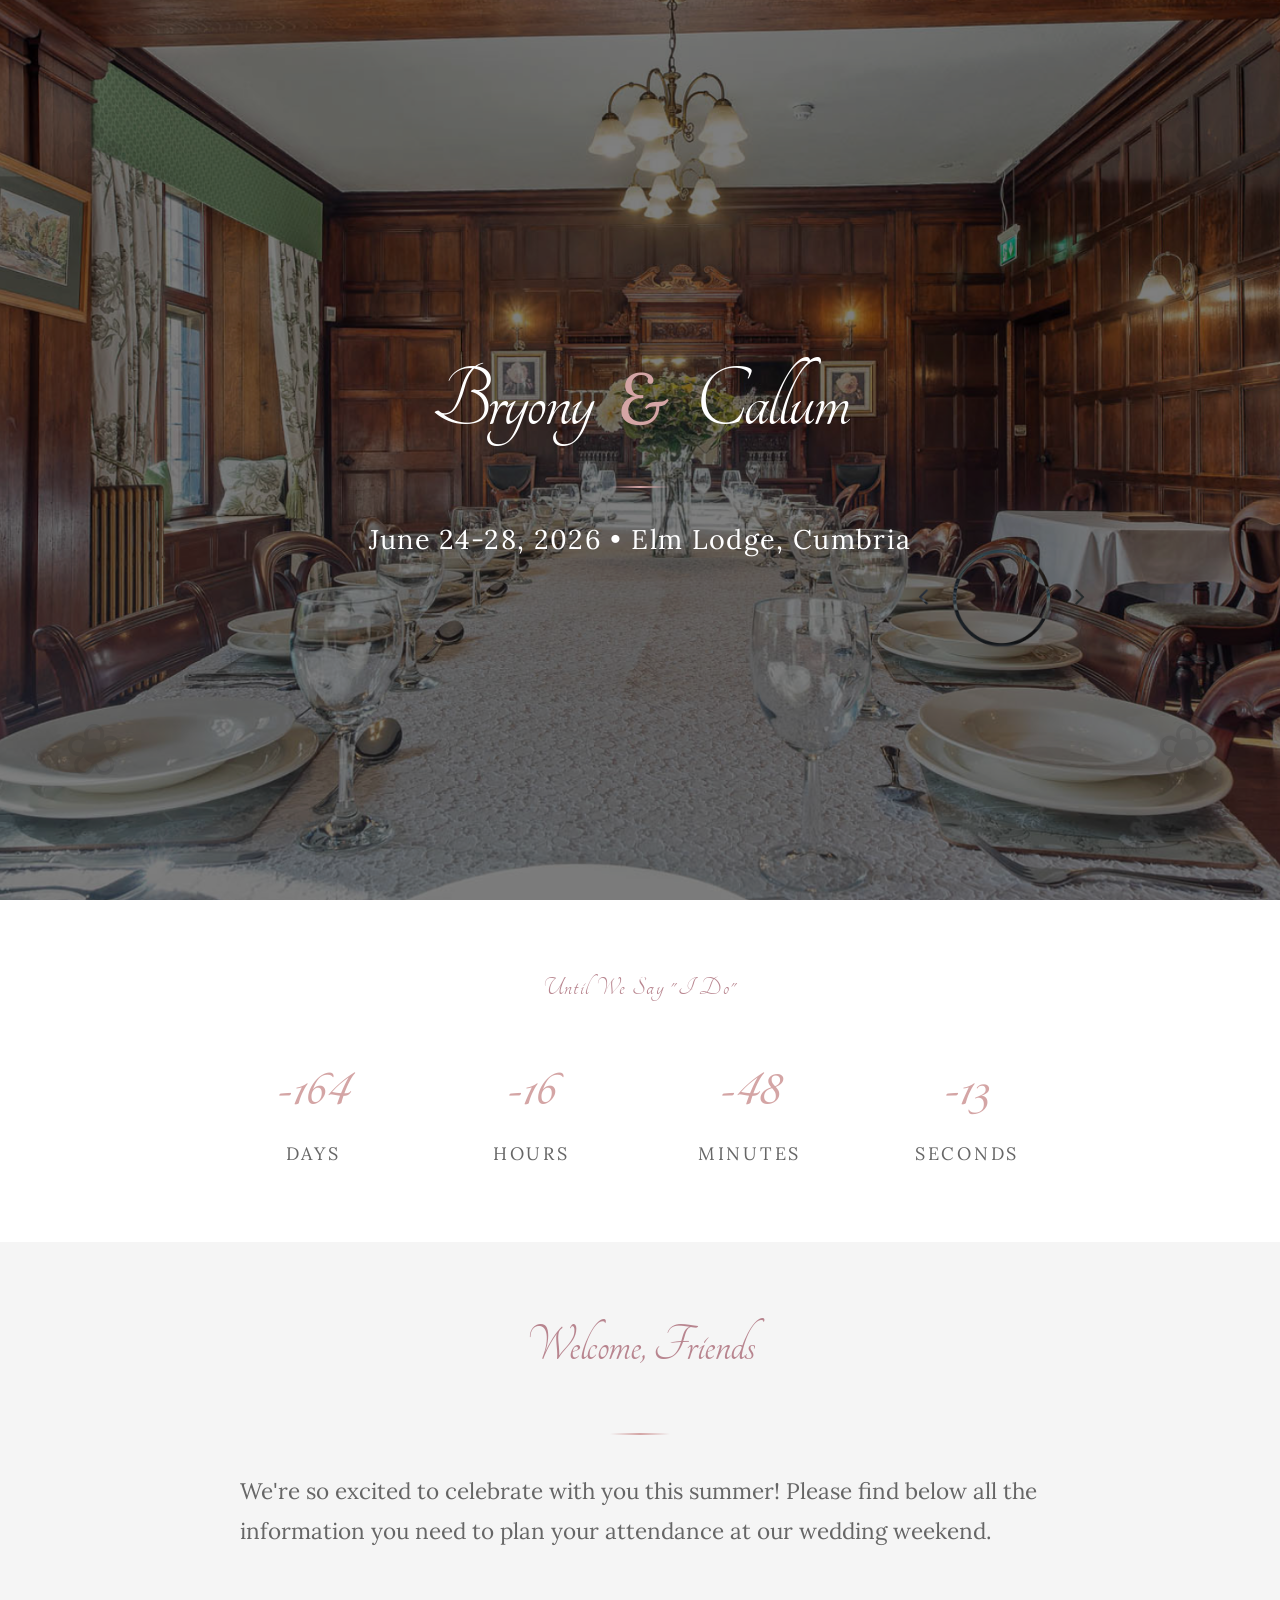
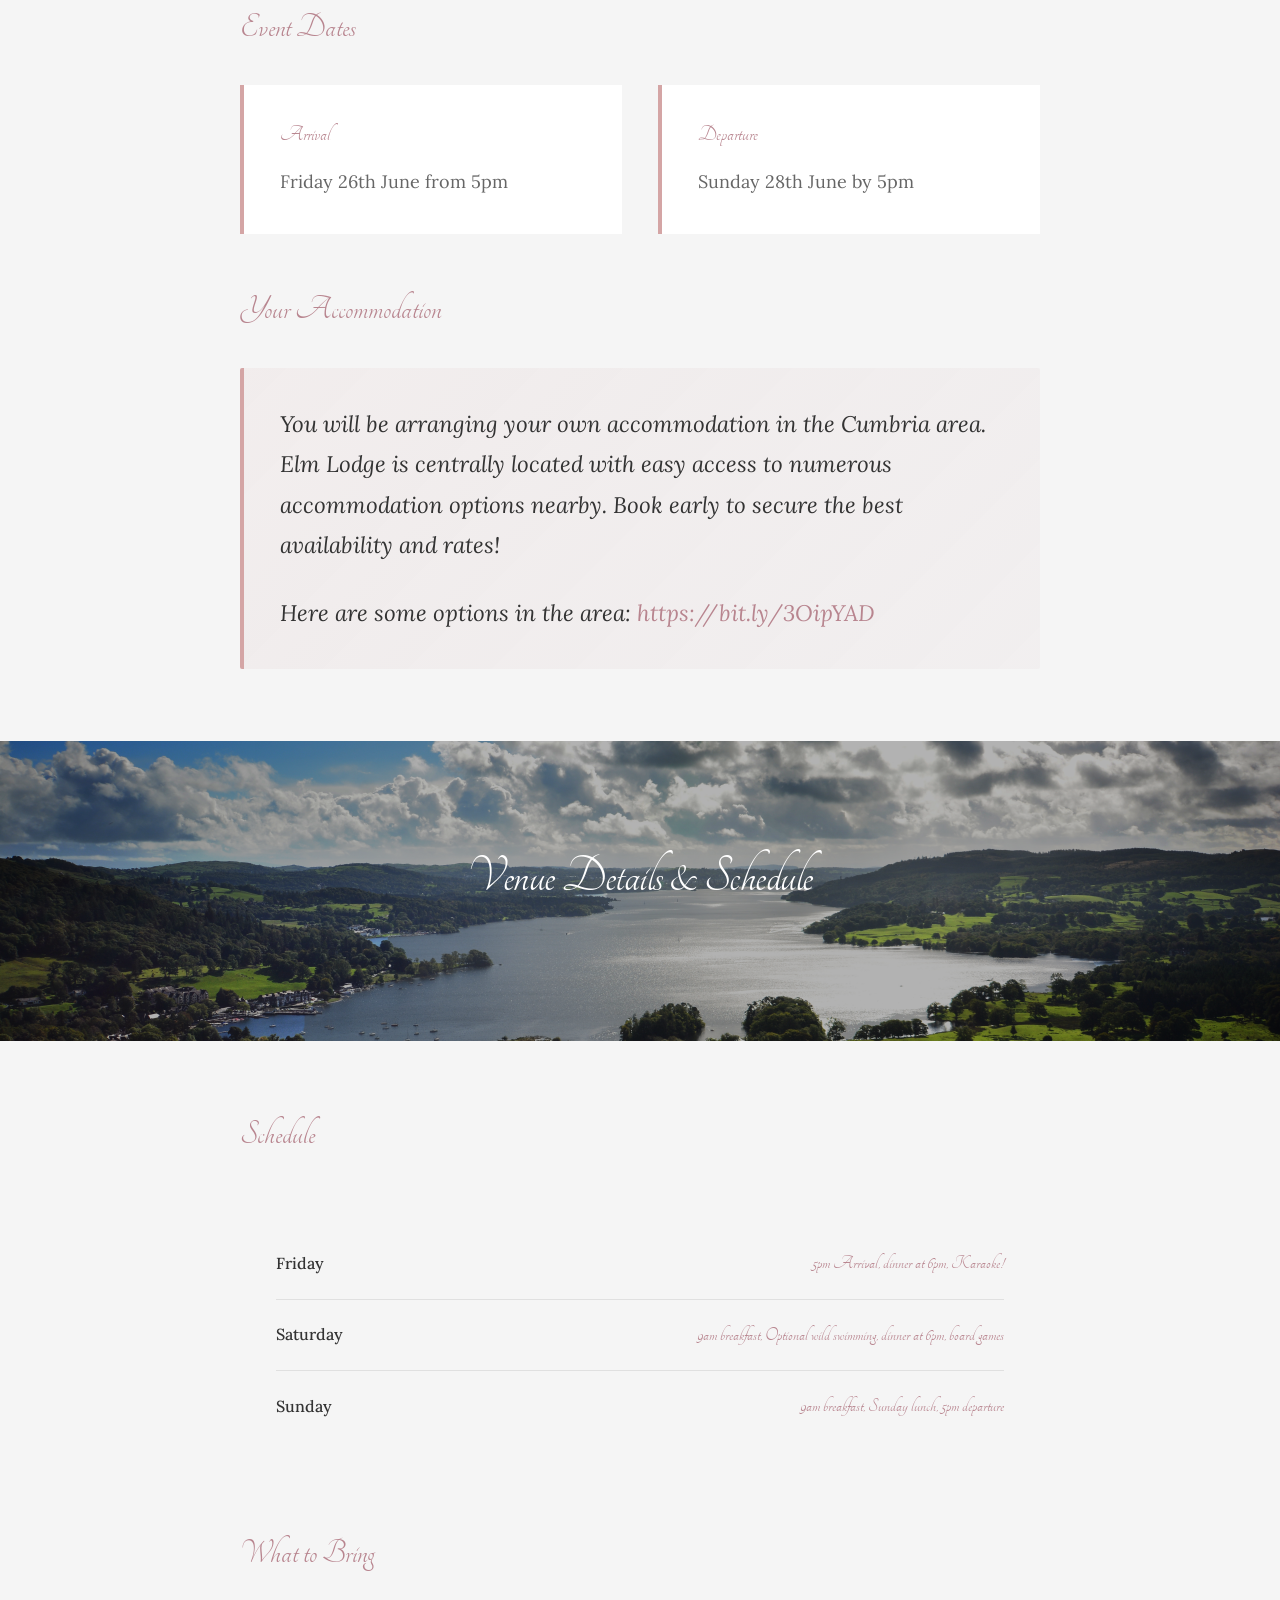
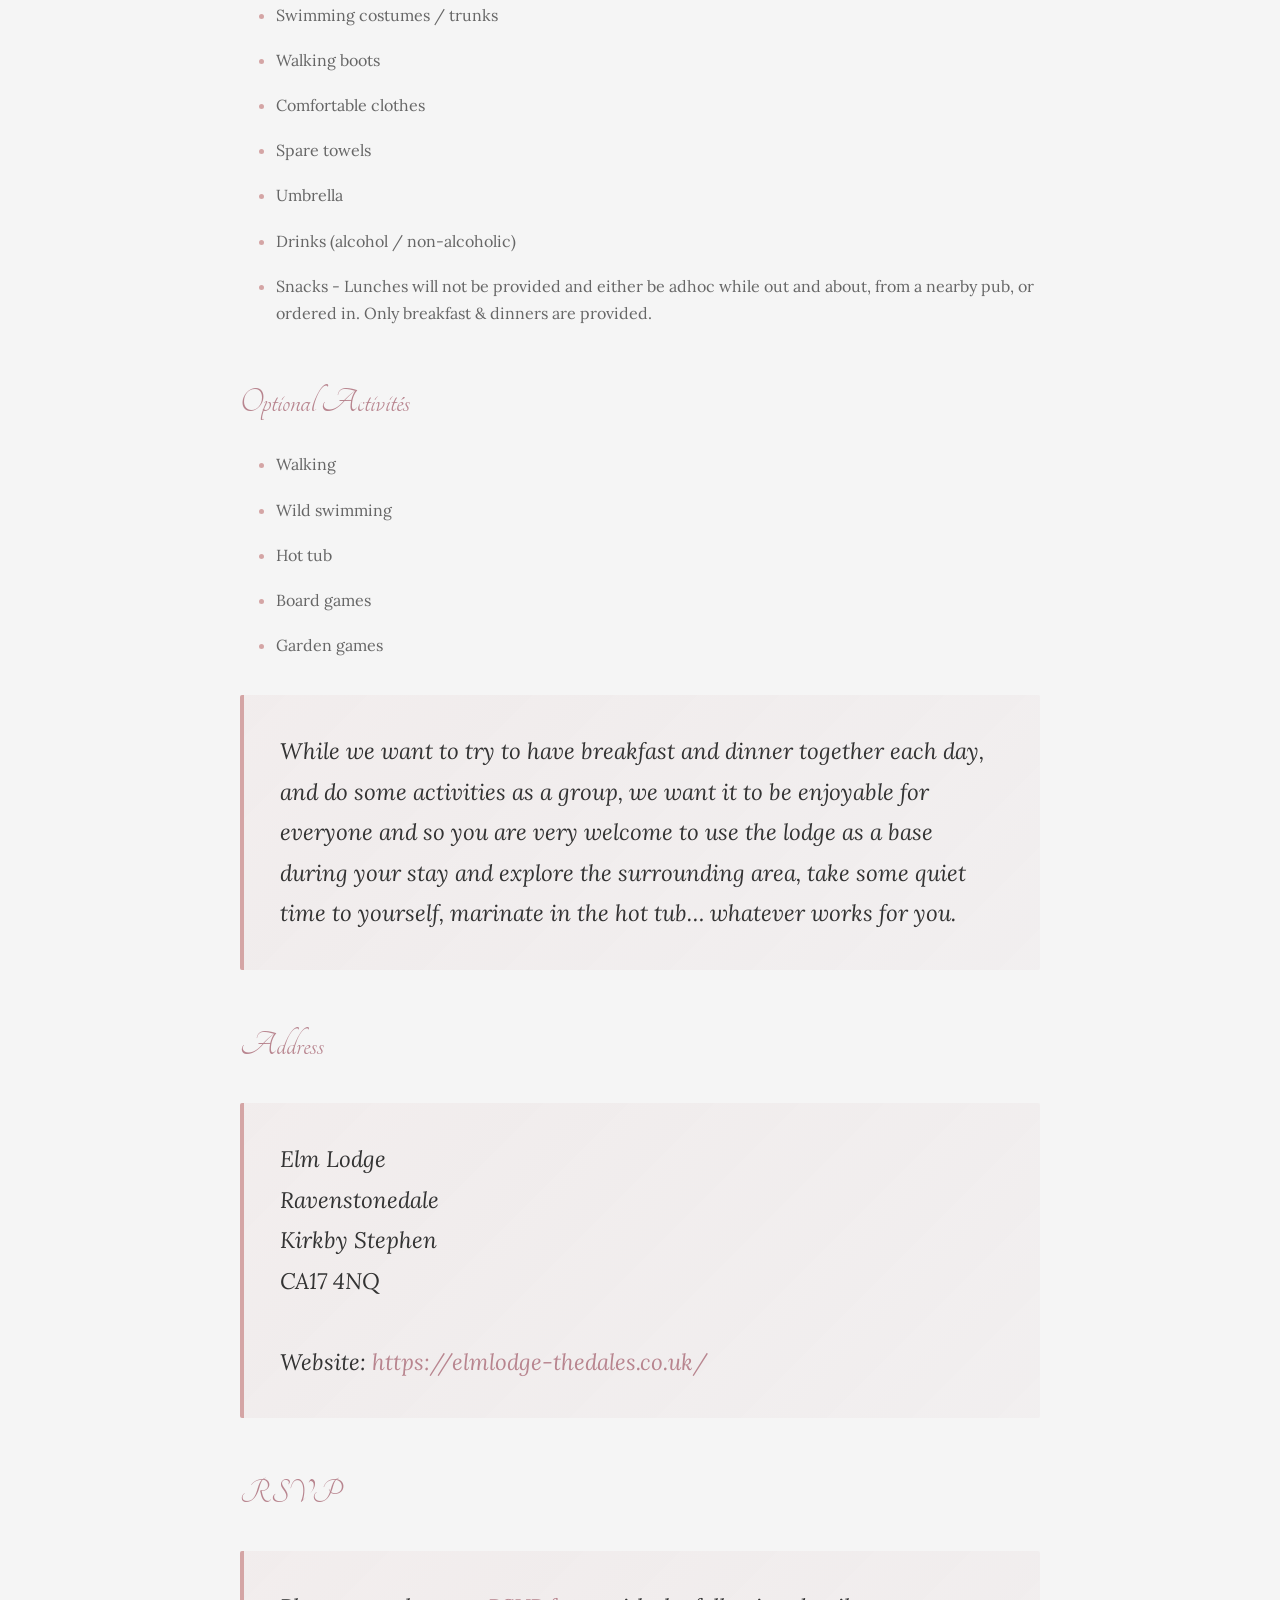
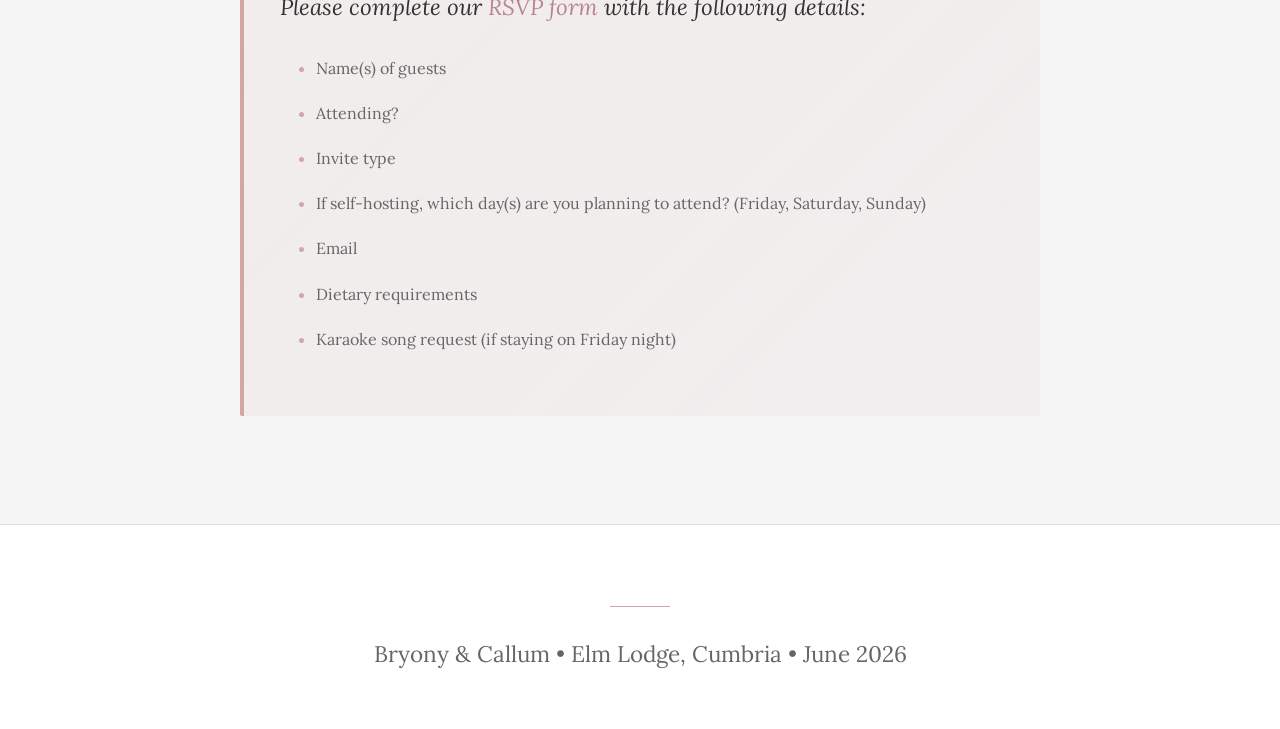
<file: friends_self_hosted.html>
<!DOCTYPE html>
<html lang="en">
<head>
  <meta charset="UTF-8">
  <meta name="viewport" content="width=device-width, initial-scale=1.0">
  <meta name="description" content="Join us as Bryony and Callum celebrate their wedding at Elm Lodge, Cumbria">
  <title>Bryony & Callum - Wedding</title>
  <link rel="stylesheet" href="styles/main.css">
</head>
<body>

<!-- Header with background image -->
<header class="header" style="background-image: url('assets/images/DiningRoom.png');">
  <div class="header__decoration header__decoration--top-left">✤</div>
  <div class="header__decoration header__decoration--top-right">✤</div>
  <div class="header__decoration header__decoration--bottom-left">❀</div>
  <div class="header__decoration header__decoration--bottom-right">❀</div>

  <div class="header__content">
    <div class="header__names">
      <h1 class="header__name header__name--first">Bryony</h1>
      <div class="header__ampersand">&</div>
      <h1 class="header__name header__name--second">Callum</h1>
    </div>
    <div class="header__divider"></div>
    <p class="header__date">June 24-28, 2026 • Elm Lodge, Cumbria</p>
  </div>
</header>

<!-- Countdown Section -->
<section class="countdown">
  <div class="countdown__container">
    <h2 class="countdown__title">Until We Say "I Do"</h2>
    <div class="countdown__grid">
      <div class="countdown__item">
        <span class="countdown__value" data-countdown="days">313</span>
        <span class="countdown__label">Days</span>
      </div>
      <div class="countdown__item">
        <span class="countdown__value" data-countdown="hours">16</span>
        <span class="countdown__label">Hours</span>
      </div>
      <div class="countdown__item">
        <span class="countdown__value" data-countdown="minutes">33</span>
        <span class="countdown__label">Minutes</span>
      </div>
      <div class="countdown__item">
        <span class="countdown__value" data-countdown="seconds">04</span>
        <span class="countdown__label">Seconds</span>
      </div>
    </div>
  </div>
</section>

<!-- Friends Specific Content - Self-Hosted Accommodation -->
<section class="section">
  <div class="section__container">
    <h2 class="section__title">Welcome, Friends</h2>
    <div class="section__divider"></div>

    <div class="section__content">
      <p>We're so excited to celebrate with you this summer! Please find below all the information you need to plan your attendance at our wedding weekend.</p>

      <h3>Event Dates</h3>
      <div class="info-grid">
        <div class="info-card">
          <h4 class="info-card__title">Arrival</h4>
          <p class="info-card__content">Friday 26th June from 5pm</p>
        </div>
        <div class="info-card">
          <h4 class="info-card__title">Departure</h4>
          <p class="info-card__content">Sunday 28th June by 5pm</p>
        </div>
      </div>

      <h3>Your Accommodation</h3>
      <div class="highlight">
        <p class="highlight__text">You will be arranging your own accommodation in the Cumbria area. Elm Lodge is centrally located with easy access to numerous accommodation options nearby. Book early to secure the best availability and rates!</p>
        <p class="highlight__text" style="margin-top: var(--spacing-md);">Here are some options in the area: <a href="https://bit.ly/3OipYAD" style="color: var(--color-accent-dark);">https://bit.ly/3OipYAD</a></p>
      </div>

      <div class="page-break" style="background-image: url('assets/images/CumbriaPanorama.png');">
        <h2 class="page-break__title">Venue Details & Schedule</h2>
      </div>

      <div class="section__container">
      <h3>Schedule</h3>
      <div class="details">
        <div class="details__item">
          <span class="details__label">Friday</span>
          <span class="details__value">5pm Arrival, dinner at 6pm, Karaoke!</span>
        </div>
        <div class="details__item">
          <span class="details__label">Saturday</span>
          <span class="details__value">9am breakfast, Optional wild swimming, dinner at 6pm, board games</span>
        </div>
        <div class="details__item">
          <span class="details__label">Sunday</span>
          <span class="details__value">9am breakfast, Sunday lunch, 5pm departure</span>
        </div>
      </div>

      <h3>What to Bring</h3>
      <ul>
        <li>Swimming costumes / trunks</li>
        <li>Walking boots</li>
        <li>Comfortable clothes</li>
        <li>Spare towels</li>
        <li>Umbrella</li>
        <li>Drinks (alcohol / non-alcoholic)</li>
        <li>Snacks - Lunches will not be provided and either be adhoc while out and about, from a nearby pub, or ordered in. Only breakfast & dinners are provided.</li>
      </ul>

      <h3>Optional Activités</h3>
      <ul>
        <li>Walking</li>
        <li>Wild swimming</li>
        <li>Hot tub</li>
        <li>Board games</li>
        <li>Garden games</li>
      </ul>

      <div class="highlight">
        <p class="highlight__text">While we want to try to have breakfast and dinner together each day, and do some activities as a group, we want it to be enjoyable for everyone and so you are very welcome to use the lodge as a base during your stay and explore the surrounding area, take some quiet time to yourself, marinate in the hot tub… whatever works for you.</p>
      </div>

      <h3>Address</h3>
      <div class="highlight">
        <p class="highlight__text">Elm Lodge<br>Ravenstonedale<br>Kirkby Stephen<br>CA17 4NQ<br><br>Website: <a href="https://elmlodge-thedales.co.uk/" style="color: var(--color-accent-dark);">https://elmlodge-thedales.co.uk/</a></p>
      </div>

      <h3>RSVP</h3>
      <div class="highlight">
        <p class="highlight__text">Please complete our <a href="https://forms.gle/MV1AhDxhLMWbU8p48" style="color: var(--color-accent-dark);">RSVP form</a> with the following details:</p>
        <ul style="margin-top: var(--spacing-md);">
          <li>Name(s) of guests</li>
          <li>Attending?</li>
          <li>Invite type</li>
          <li>If self-hosting, which day(s) are you planning to attend? (Friday, Saturday, Sunday)</li>
          <li>Email</li>
          <li>Dietary requirements</li>
          <li>Karaoke song request (if staying on Friday night)</li>
        </ul>
      </div>
    </div>
  </div>
</section>

<footer class="footer">
  <div class="footer__divider"></div>
  <p class="footer__text">Bryony & Callum • Elm Lodge, Cumbria • June 2026</p>
</footer>

<!-- Countdown Timer Script -->
<script src="js/countdown.js"></script>

<!-- Scroll Animation Script -->
<script src="js/scroll-animations.js"></script>

</body>
</html>
</file>
<file: styles/main.css>
/* ==========================================================================
   Main Stylesheet - Imports All Components
   ========================================================================== */

/* Font Imports - Load first for better compatibility */
@import url('https://fonts.googleapis.com/css2?family=Lora:ital,wght@0,400;0,500;0,600;1,400&display=swap');
@import url('https://fonts.googleapis.com/css2?family=EB+Garamond:ital,wght@0,400;0,500;0,700;1,400&display=swap');
@import url('https://fonts.googleapis.com/css2?family=Fleur+De+Leah&display=swap');
@import url('https://fonts.googleapis.com/css2?family=Tangerine:wght@400;700&display=swap');

/* Import all component stylesheets */
@import url('./animations.css');
@import url('./base.css');
@import url('./typography.css');
@import url('./header.css');
@import url('./countdown.css');
@import url('./content.css');
@import url('./responsive.css');
@import url('./index.css');
</file>
